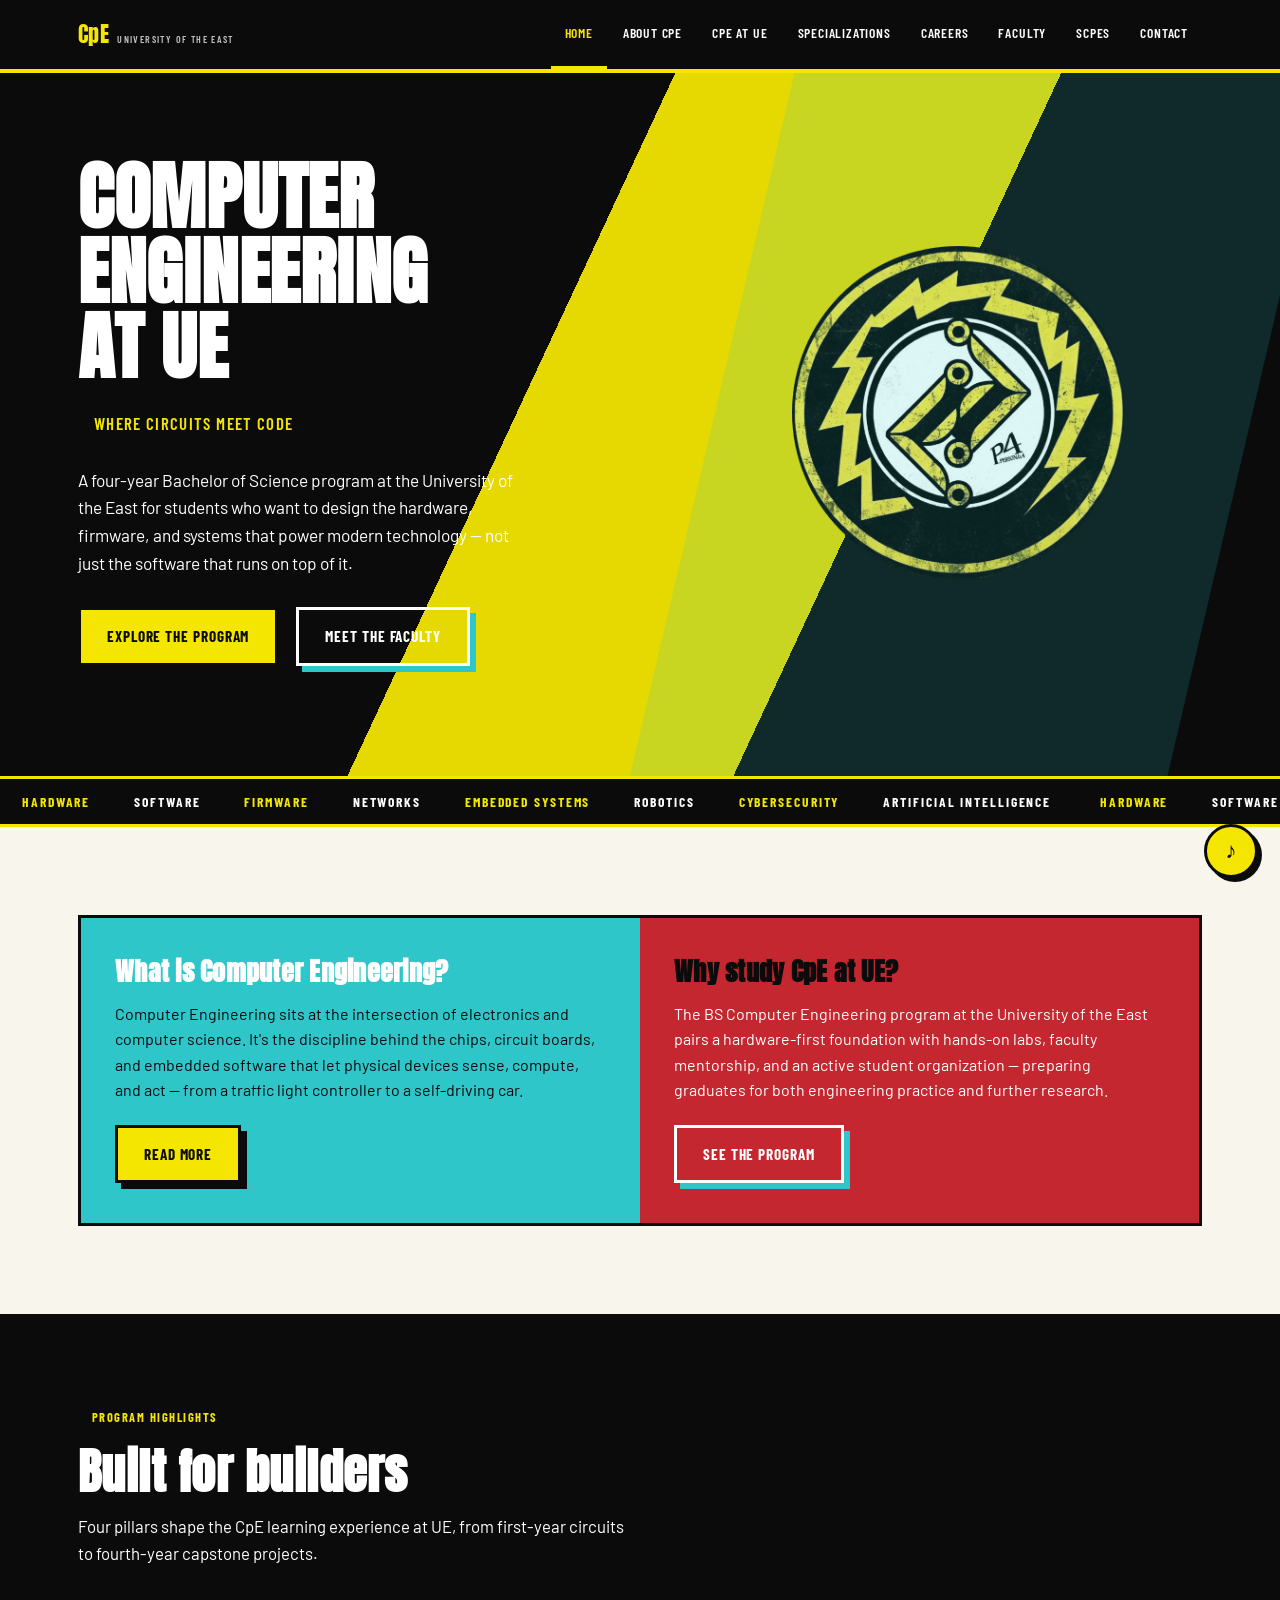
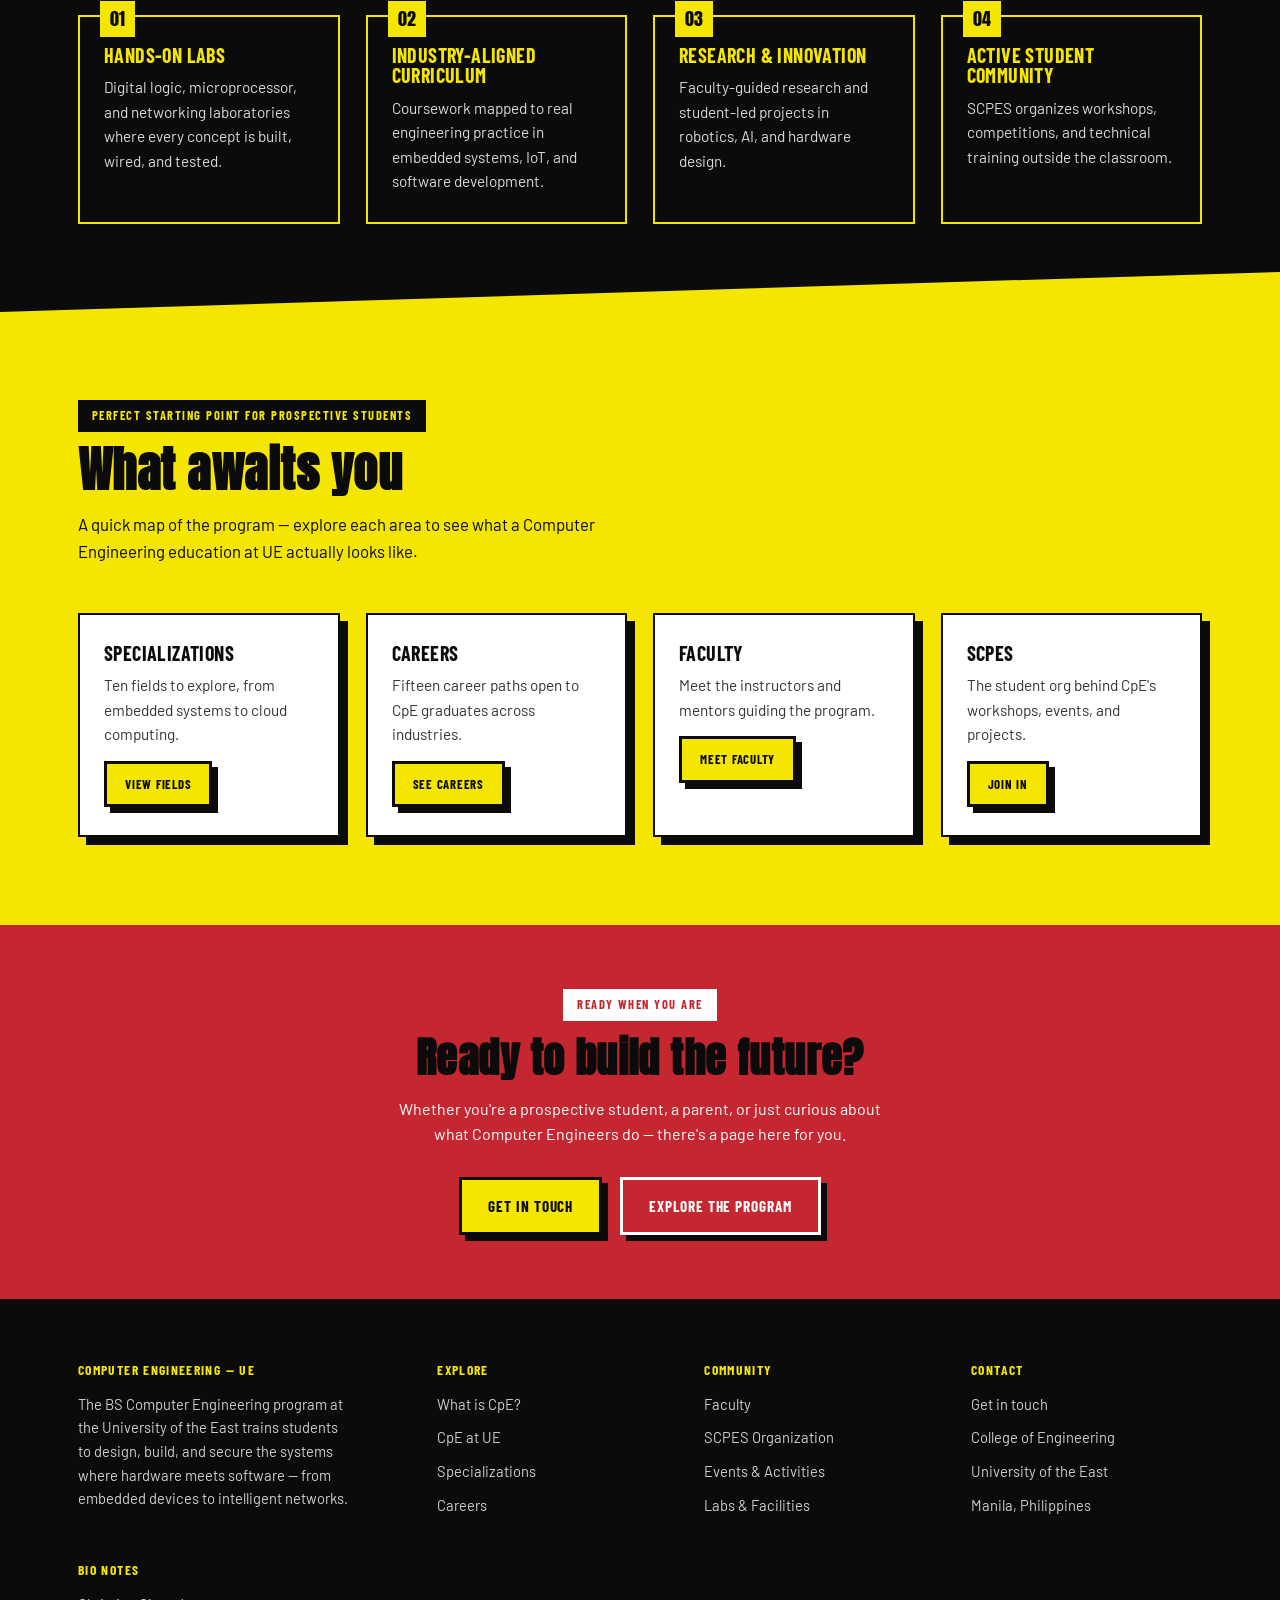
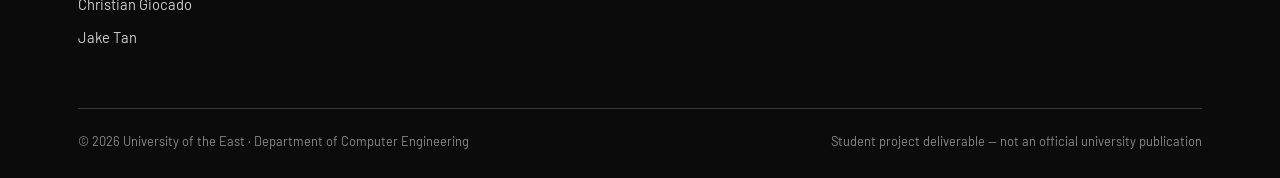
<file: index.html>
<!DOCTYPE html>
<html lang="en">
<head>
<meta charset="UTF-8">
<meta name="viewport" content="width=device-width, initial-scale=1.0">
<title>Home | UE Computer Engineering</title>
<meta name="description" content="BS Computer Engineering at the University of the East — where circuits meet code.">
<link rel="stylesheet" href="assets/css/style.css">

</head>
<body>
<header class="site-nav">
  <div class="wrap">
    <a href="index.html" class="brand">CpE<small>University&nbsp;of&nbsp;the&nbsp;East</small></a>
    <nav class="nav-links" aria-label="Primary">
      <a href="index.html" class="current">Home</a><a href="about-cpe.html">About CpE</a><a href="cpe-ue.html">CpE at UE</a><a href="specializations.html">Specializations</a><a href="careers.html">Careers</a><a href="faculty.html">Faculty</a><a href="scpes.html">SCPES</a><a href="contact.html">Contact</a>
    </nav>
  </div>
</header>

<section class="hero">
  <div class="wrap">
    <div class="hero-copy">
      <h1><span>COMPUTER</span><span>ENGINEERING</span><span>AT&nbsp;UE</span></h1>
      <span class="subline">Where circuits meet code</span>
      <p class="lede">A four-year Bachelor of Science program at the University of the East for
        students who want to design the hardware, firmware, and systems that power modern
        technology &mdash; not just the software that runs on top of it.</p>
      <div class="btn-row">
        <a class="btn" href="about-cpe.html">Explore the Program</a>
        <a class="btn btn-ghost" href="faculty.html">Meet the Faculty</a>
      </div>
    </div>
    <div class="circuit-panel" style="display:flex;align-items:center;justify-content:center;padding:36px;">
      <img src="assets/images/org-logo.png" alt="UE Computer Engineering Organization Logo" style="max-width:80%;max-height:80%;width:auto;height:auto;object-fit:contain;">
    </div>
  </div>
</section>

<div class="ticker" aria-hidden="true">
  <div class="ticker-track">
    <span class="hi">HARDWARE</span><span>SOFTWARE</span><span class="hi">FIRMWARE</span><span>NETWORKS</span><span class="hi">EMBEDDED SYSTEMS</span><span>ROBOTICS</span><span class="hi">CYBERSECURITY</span><span>ARTIFICIAL INTELLIGENCE</span>
    <span class="hi">HARDWARE</span><span>SOFTWARE</span><span class="hi">FIRMWARE</span><span>NETWORKS</span><span class="hi">EMBEDDED SYSTEMS</span><span>ROBOTICS</span><span class="hi">CYBERSECURITY</span><span>ARTIFICIAL INTELLIGENCE</span>
  </div>
</div>

<section class="section section-paper">
  <div class="wrap">
    <div class="panel-split">
      <div class="panel panel-teal">
        <h3 style="color:#fff;">What is Computer Engineering?</h3>
        <p>Computer Engineering sits at the intersection of electronics and computer
          science. It's the discipline behind the chips, circuit boards, and embedded
          software that let physical devices sense, compute, and act &mdash; from a
          traffic light controller to a self-driving car.</p>
        <div class="btn-row" style="margin-top:22px;">
          <a class="btn" href="about-cpe.html">Read more</a>
        </div>
      </div>
      <div class="panel panel-red">
        <h3 style="color:var(--ink);">Why study CpE at UE?</h3>
        <p>The BS Computer Engineering program at the University of the East pairs a
          hardware-first foundation with hands-on labs, faculty mentorship, and an
          active student organization &mdash; preparing graduates for both engineering
          practice and further research.</p>
        <div class="btn-row" style="margin-top:22px;">
          <a class="btn btn-ghost" href="cpe-ue.html">See the program</a>
        </div>
      </div>
    </div>
  </div>
</section>

<section class="section section-ink">
  <div class="wrap">
    <div class="section-head">
      <span class="tag">Program highlights</span>
      <h2>Built for builders</h2>
      <p>Four pillars shape the CpE learning experience at UE, from first-year circuits
        to fourth-year capstone projects.</p>
    </div>
    <div class="grid grid-4">
      <div class="card"><span class="num">01</span><h3>Hands-on labs</h3><p>Digital logic, microprocessor, and networking laboratories where every concept is built, wired, and tested.</p></div>
      <div class="card"><span class="num">02</span><h3>Industry-aligned curriculum</h3><p>Coursework mapped to real engineering practice in embedded systems, IoT, and software development.</p></div>
      <div class="card"><span class="num">03</span><h3>Research &amp; innovation</h3><p>Faculty-guided research and student-led projects in robotics, AI, and hardware design.</p></div>
      <div class="card"><span class="num">04</span><h3>Active student community</h3><p>SCPES organizes workshops, competitions, and technical training outside the classroom.</p></div>
    </div>
  </div>
</section>

<section class="section section-yellow slant-top">
  <div class="wrap">
    <div class="section-head">
      <span class="tag">Perfect starting point for prospective students</span>
      <h2>What awaits you</h2>
      <p>A quick map of the program &mdash; explore each area to see what a Computer
        Engineering education at UE actually looks like.</p>
    </div>
    <div class="grid grid-4">
      <div class="card-light card" style="background:#fff;color:var(--ink);border:2px solid var(--ink);box-shadow:8px 8px 0 var(--ink);">
        <h3 style="color:var(--ink);">Specializations</h3>
        <p style="color:#333;">Ten fields to explore, from embedded systems to cloud computing.</p>
        <p style="margin-top:14px;"><a class="btn" style="padding:10px 18px;font-size:.8rem;" href="specializations.html">View fields</a></p>
      </div>
      <div class="card-light card" style="background:#fff;color:var(--ink);border:2px solid var(--ink);box-shadow:8px 8px 0 var(--ink);">
        <h3 style="color:var(--ink);">Careers</h3>
        <p style="color:#333;">Fifteen career paths open to CpE graduates across industries.</p>
        <p style="margin-top:14px;"><a class="btn" style="padding:10px 18px;font-size:.8rem;" href="careers.html">See careers</a></p>
      </div>
      <div class="card-light card" style="background:#fff;color:var(--ink);border:2px solid var(--ink);box-shadow:8px 8px 0 var(--ink);">
        <h3 style="color:var(--ink);">Faculty</h3>
        <p style="color:#333;">Meet the instructors and mentors guiding the program.</p>
        <p style="margin-top:14px;"><a class="btn" style="padding:10px 18px;font-size:.8rem;" href="faculty.html">Meet faculty</a></p>
      </div>
      <div class="card-light card" style="background:#fff;color:var(--ink);border:2px solid var(--ink);box-shadow:8px 8px 0 var(--ink);">
        <h3 style="color:var(--ink);">SCPES</h3>
        <p style="color:#333;">The student org behind CpE's workshops, events, and projects.</p>
        <p style="margin-top:14px;"><a class="btn" style="padding:10px 18px;font-size:.8rem;" href="scpes.html">Join in</a></p>
      </div>
    </div>
  </div>
</section>

<section class="cta-band">
  <div class="wrap">
    <span class="tag" style="background:#fff;color:var(--red);">Ready when you are</span>
    <h2 style="color:var(--ink);margin-top:16px;">Ready to build the future?</h2>
    <p>Whether you're a prospective student, a parent, or just curious about what
      Computer Engineers do &mdash; there's a page here for you.</p>
    <div class="btn-row">
      <a class="btn" href="contact.html">Get in touch</a>
      <a class="btn btn-ghost" style="box-shadow:6px 6px 0 var(--ink);" href="cpe-ue.html">Explore the program</a>
    </div>
  </div>
</section>

<footer>
  <div class="wrap">
    <div class="footer-grid">
      <div>
        <h4>Computer Engineering &mdash; UE</h4>
        <p style="color:#CFCFCF;font-size:.92rem;max-width:34ch;">
          The BS Computer Engineering program at the University of the East trains
          students to design, build, and secure the systems where hardware meets
          software &mdash; from embedded devices to intelligent networks.
        </p>
      </div>
      <div>
        <h4>Explore</h4>
        <ul>
          <li><a href="about-cpe.html">What is CpE?</a></li>
          <li><a href="cpe-ue.html">CpE at UE</a></li>
          <li><a href="specializations.html">Specializations</a></li>
          <li><a href="careers.html">Careers</a></li>
        </ul>
      </div>
      <div>
        <h4>Community</h4>
        <ul>
          <li><a href="faculty.html">Faculty</a></li>
          <li><a href="scpes.html">SCPES Organization</a></li>
          <li><a href="scpes.html#events">Events &amp; Activities</a></li>
          <li><a href="cpe-ue.html#labs">Labs &amp; Facilities</a></li>
        </ul>
      </div>
      <div>
        <h4>Contact</h4>
        <ul>
          <li><a href="contact.html">Get in touch</a></li>
          <li>College of Engineering</li>
          <li>University of the East</li>
          <li>Manila, Philippines</li>
        </ul>
      </div>
      <div>
        <h4>Bio Notes</h4>
        <ul>
          <li><a href="bionote/index1.html">Christian Giocado</a></li>
          <li><a href="https://jtan1a.github.io/3106_2026_jtan/">Jake Tan</a></li>
        </ul>
      </div>
    </div>
    <div class="footer-bottom">
      <span>&copy; 2026 University of the East &middot; Department of Computer Engineering</span>
      <span>Student project deliverable &mdash; not an official university publication</span>
    </div>
  </div>
</footer>

<script src="assets/js/player.js" defer></script>
</body>
</html>
</file>
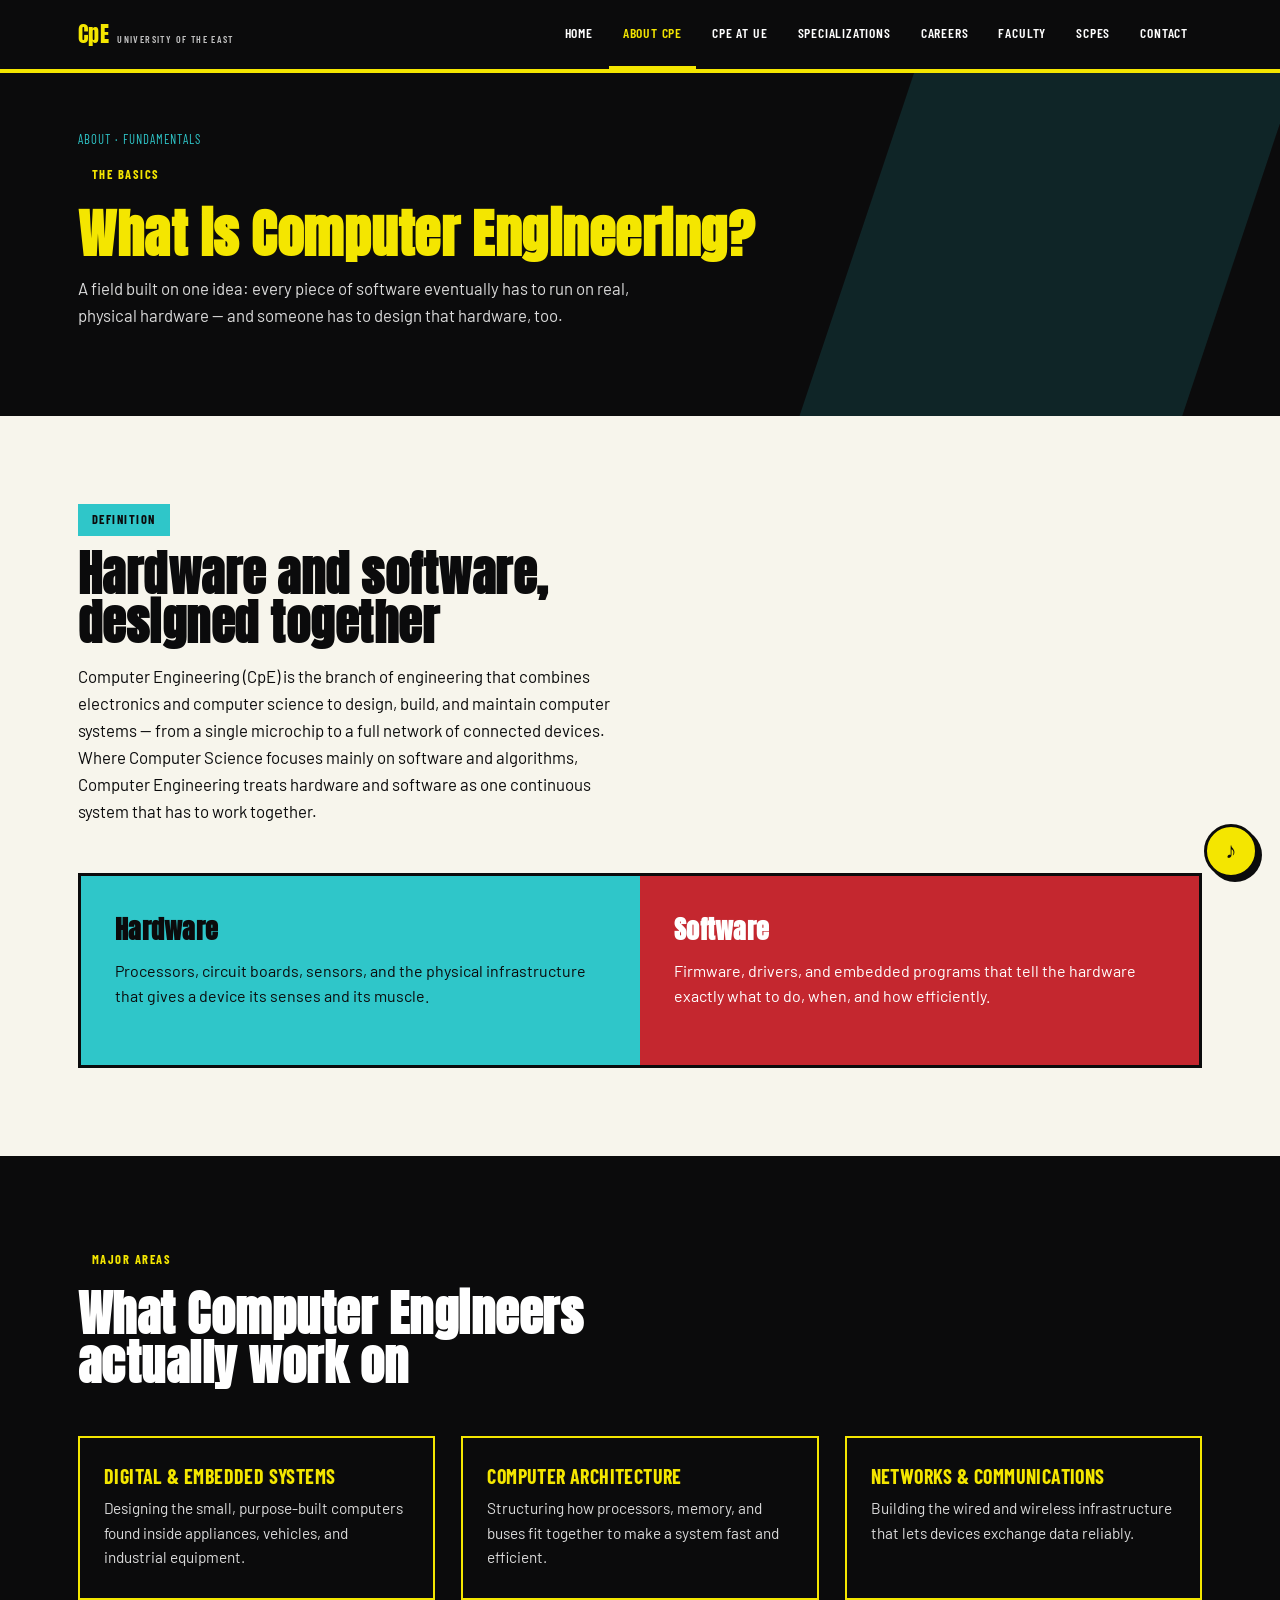
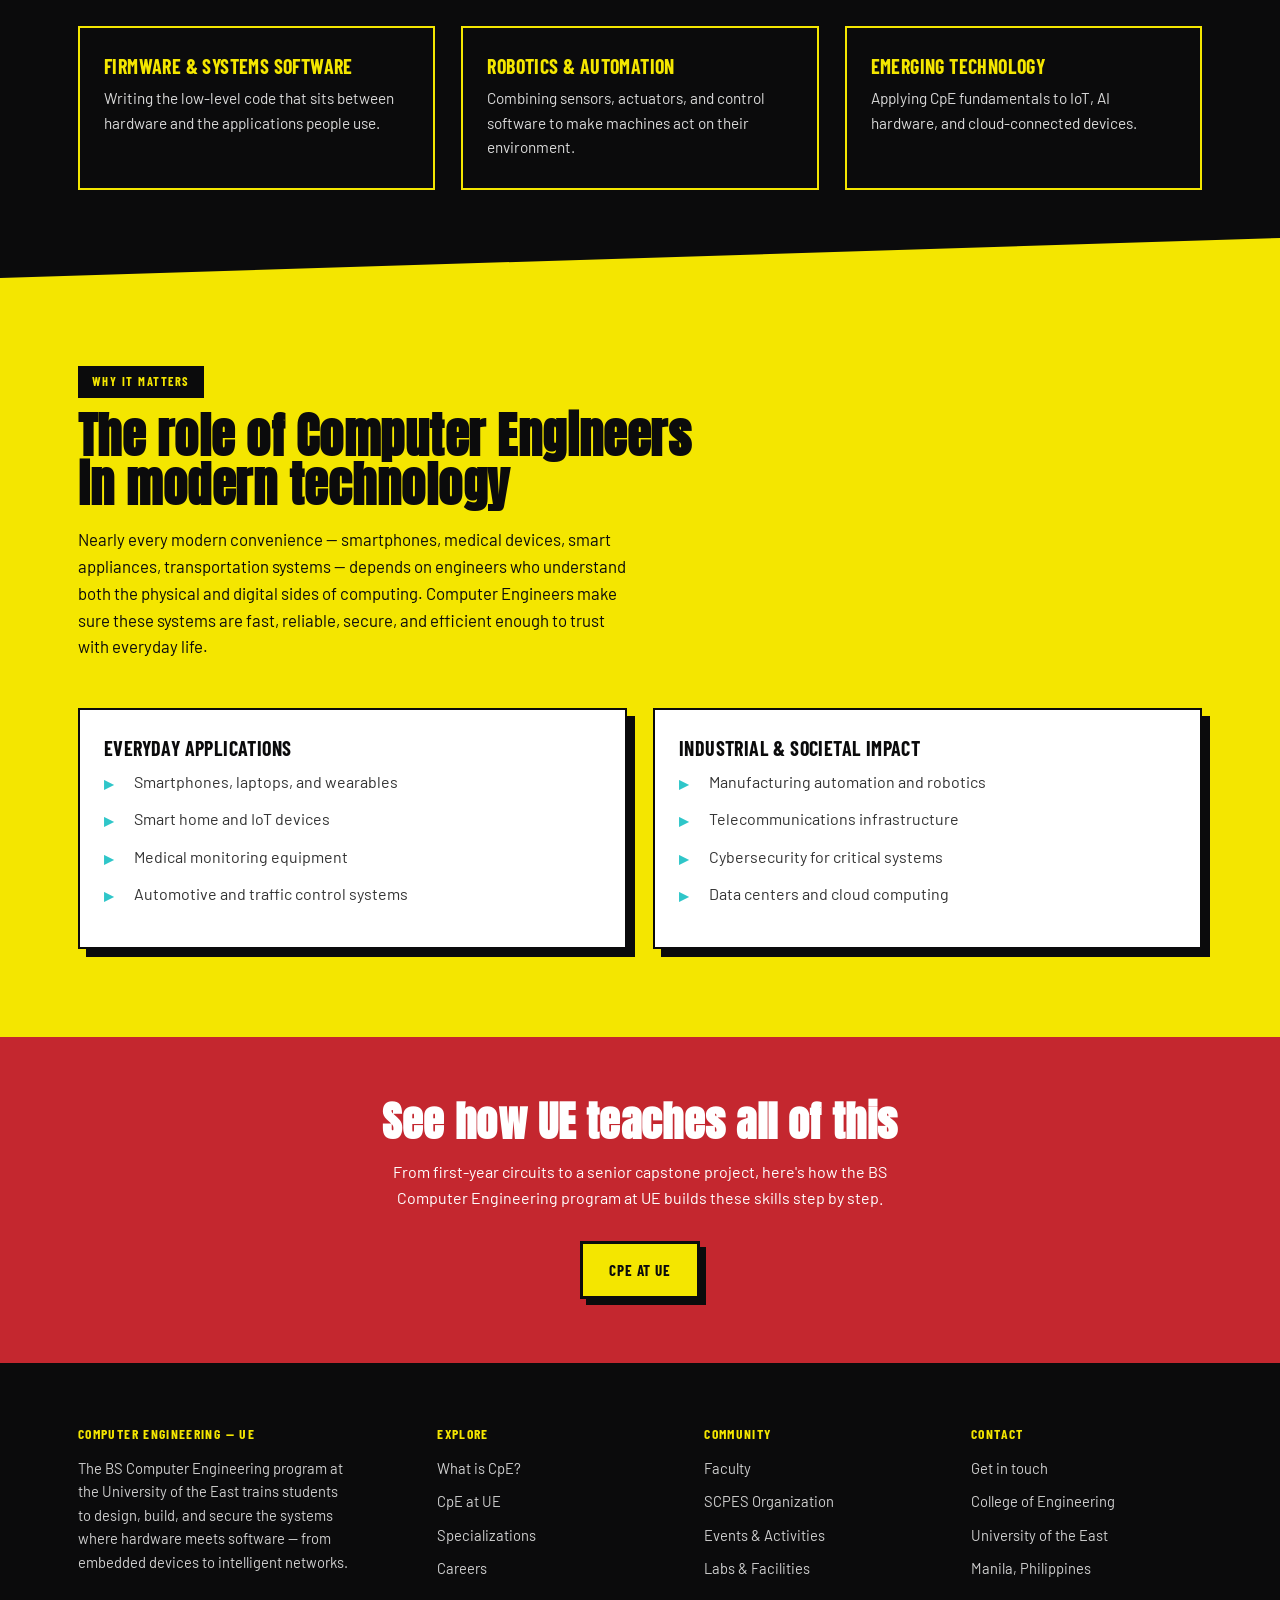
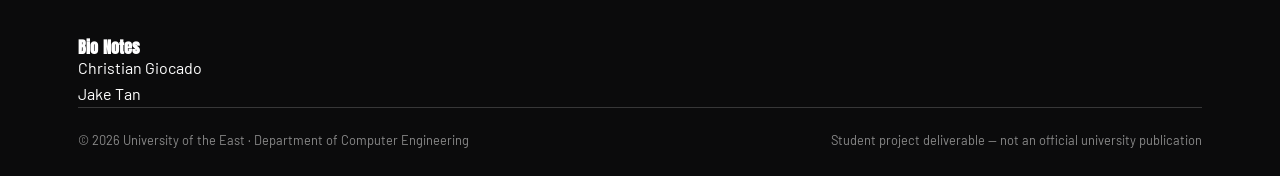
<file: about-cpe.html>
<!DOCTYPE html>
<html lang="en">
<head>
<meta charset="UTF-8">
<meta name="viewport" content="width=device-width, initial-scale=1.0">
<title>About Computer Engineering | UE Computer Engineering</title>
<meta name="description" content="A plain-language introduction to Computer Engineering: definition, major areas, and its role in modern technology.">
<link rel="stylesheet" href="assets/css/style.css">

</head>
<body>
<header class="site-nav">
  <div class="wrap">
    <a href="index.html" class="brand">CpE<small>University&nbsp;of&nbsp;the&nbsp;East</small></a>
    <nav class="nav-links" aria-label="Primary">
      <a href="index.html">Home</a><a href="about-cpe.html" class="current">About CpE</a><a href="cpe-ue.html">CpE at UE</a><a href="specializations.html">Specializations</a><a href="careers.html">Careers</a><a href="faculty.html">Faculty</a><a href="scpes.html">SCPES</a><a href="contact.html">Contact</a>
    </nav>
  </div>
</header>

<section class="page-header">
  <div class="wrap">
    <div class="crumb">About &middot; Fundamentals</div>
    <span class="tag">The basics</span>
    <h1>What is Computer Engineering?</h1>
    <p>A field built on one idea: every piece of software eventually has to run on
      real, physical hardware &mdash; and someone has to design that hardware, too.</p>
  </div>
</section>

<section class="section section-paper">
  <div class="wrap">
    <div class="section-head">
      <span class="tag tag-teal">Definition</span>
      <h2>Hardware and software, designed together</h2>
      <p>Computer Engineering (CpE) is the branch of engineering that combines
        electronics and computer science to design, build, and maintain computer
        systems &mdash; from a single microchip to a full network of connected
        devices. Where Computer Science focuses mainly on software and algorithms,
        Computer Engineering treats hardware and software as one continuous system
        that has to work together.</p>
    </div>
    <div class="panel-split">
      <div class="panel panel-teal">
        <h3>Hardware</h3>
        <p>Processors, circuit boards, sensors, and the physical infrastructure that
          gives a device its senses and its muscle.</p>
      </div>
      <div class="panel panel-red">
        <h3>Software</h3>
        <p>Firmware, drivers, and embedded programs that tell the hardware exactly
          what to do, when, and how efficiently.</p>
      </div>
    </div>
  </div>
</section>

<section class="section section-ink">
  <div class="wrap">
    <div class="section-head">
      <span class="tag">Major areas</span>
      <h2>What Computer Engineers actually work on</h2>
    </div>
    <div class="grid grid-3">
      <div class="card"><h3>Digital &amp; embedded systems</h3><p>Designing the small, purpose-built computers found inside appliances, vehicles, and industrial equipment.</p></div>
      <div class="card"><h3>Computer architecture</h3><p>Structuring how processors, memory, and buses fit together to make a system fast and efficient.</p></div>
      <div class="card"><h3>Networks &amp; communications</h3><p>Building the wired and wireless infrastructure that lets devices exchange data reliably.</p></div>
      <div class="card"><h3>Firmware &amp; systems software</h3><p>Writing the low-level code that sits between hardware and the applications people use.</p></div>
      <div class="card"><h3>Robotics &amp; automation</h3><p>Combining sensors, actuators, and control software to make machines act on their environment.</p></div>
      <div class="card"><h3>Emerging technology</h3><p>Applying CpE fundamentals to IoT, AI hardware, and cloud-connected devices.</p></div>
    </div>
  </div>
</section>

<section class="section section-yellow slant-top">
  <div class="wrap">
    <div class="section-head">
      <span class="tag">Why it matters</span>
      <h2>The role of Computer Engineers in modern technology</h2>
      <p>Nearly every modern convenience &mdash; smartphones, medical devices, smart
        appliances, transportation systems &mdash; depends on engineers who understand
        both the physical and digital sides of computing. Computer Engineers make sure
        these systems are fast, reliable, secure, and efficient enough to trust with
        everyday life.</p>
    </div>
    <div class="grid grid-2">
      <div class="card-light card" style="box-shadow:8px 8px 0 var(--ink);">
        <h3 style="color:var(--ink);">Everyday applications</h3>
        <ul class="check-list" style="color:#333;">
          <li>Smartphones, laptops, and wearables</li>
          <li>Smart home and IoT devices</li>
          <li>Medical monitoring equipment</li>
          <li>Automotive and traffic control systems</li>
        </ul>
      </div>
      <div class="card-light card" style="box-shadow:8px 8px 0 var(--ink);">
        <h3 style="color:var(--ink);">Industrial &amp; societal impact</h3>
        <ul class="check-list" style="color:#333;">
          <li>Manufacturing automation and robotics</li>
          <li>Telecommunications infrastructure</li>
          <li>Cybersecurity for critical systems</li>
          <li>Data centers and cloud computing</li>
        </ul>
      </div>
    </div>
  </div>
</section>

<section class="cta-band">
  <div class="wrap">
    <h2>See how UE teaches all of this</h2>
    <p>From first-year circuits to a senior capstone project, here's how the BS
      Computer Engineering program at UE builds these skills step by step.</p>
    <div class="btn-row"><a class="btn" href="cpe-ue.html">CpE at UE</a></div>
  </div>
</section>

<footer>
  <div class="wrap">
    <div class="footer-grid">
      <div>
        <h4>Computer Engineering &mdash; UE</h4>
        <p style="color:#CFCFCF;font-size:.92rem;max-width:34ch;">
          The BS Computer Engineering program at the University of the East trains
          students to design, build, and secure the systems where hardware meets
          software &mdash; from embedded devices to intelligent networks.
        </p>
      </div>
      <div>
        <h4>Explore</h4>
        <ul>
          <li><a href="about-cpe.html">What is CpE?</a></li>
          <li><a href="cpe-ue.html">CpE at UE</a></li>
          <li><a href="specializations.html">Specializations</a></li>
          <li><a href="careers.html">Careers</a></li>
        </ul>
      </div>
      <div>
        <h4>Community</h4>
        <ul>
          <li><a href="faculty.html">Faculty</a></li>
          <li><a href="scpes.html">SCPES Organization</a></li>
          <li><a href="scpes.html#events">Events &amp; Activities</a></li>
          <li><a href="cpe-ue.html#labs">Labs &amp; Facilities</a></li>
        </ul>
      </div>
      <div>
        <h4>Contact</h4>
        <ul>
          <li><a href="contact.html">Get in touch</a></li>
          <li>College of Engineering</li>
          <li>University of the East</li>
          <li>Manila, Philippines</li>
        </ul>
      </div>
    </div>
      <div>
        <h4>Bio Notes</h4>
        <ul>
          <li><a href="bionote/index1.html">Christian Giocado</a></li>
          <li><a href="https://jtan1a.github.io/3106_2026_jtan/">Jake Tan</a></li>
        </ul>
      </div>
    <div class="footer-bottom">
      <span>&copy; 2026 University of the East &middot; Department of Computer Engineering</span>
      <span>Student project deliverable &mdash; not an official university publication</span>
    </div>
  </div>
</footer>

<script src="assets/js/player.js" defer></script>
</body>
</html>
</file>
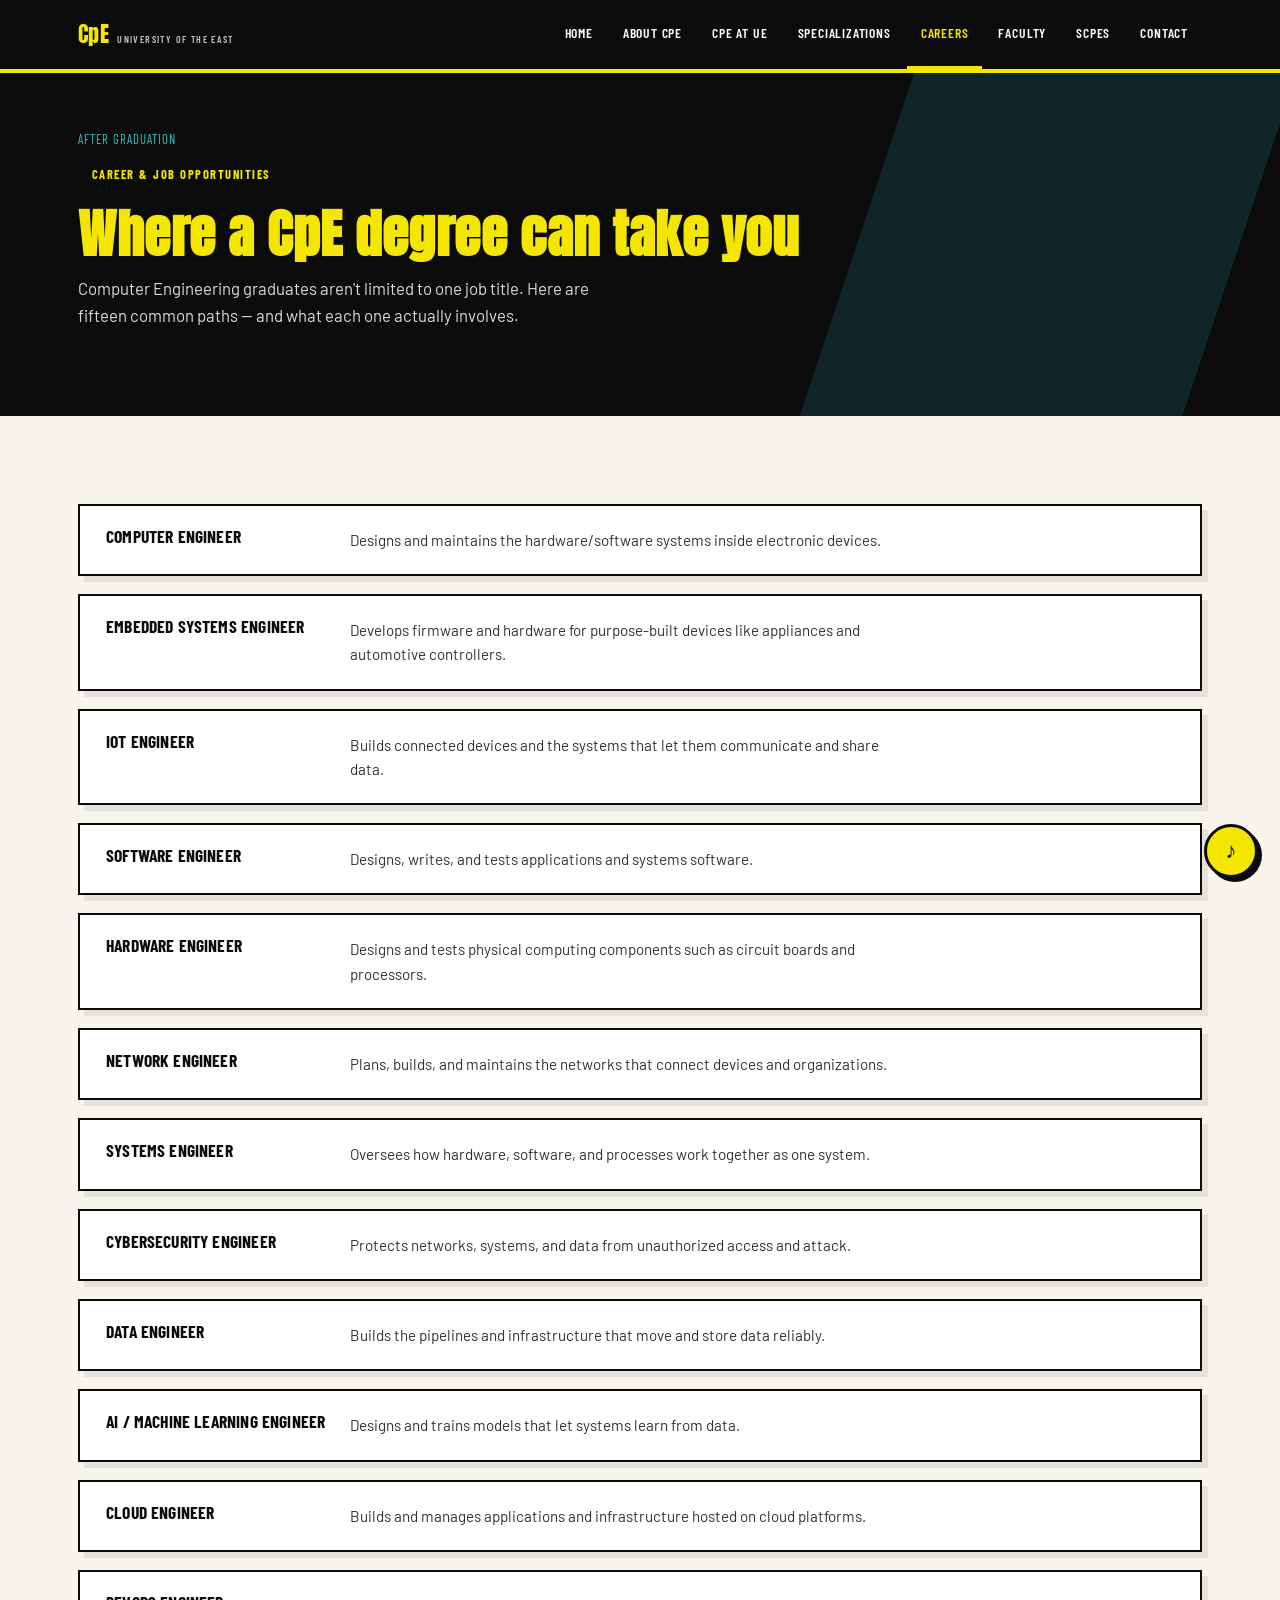
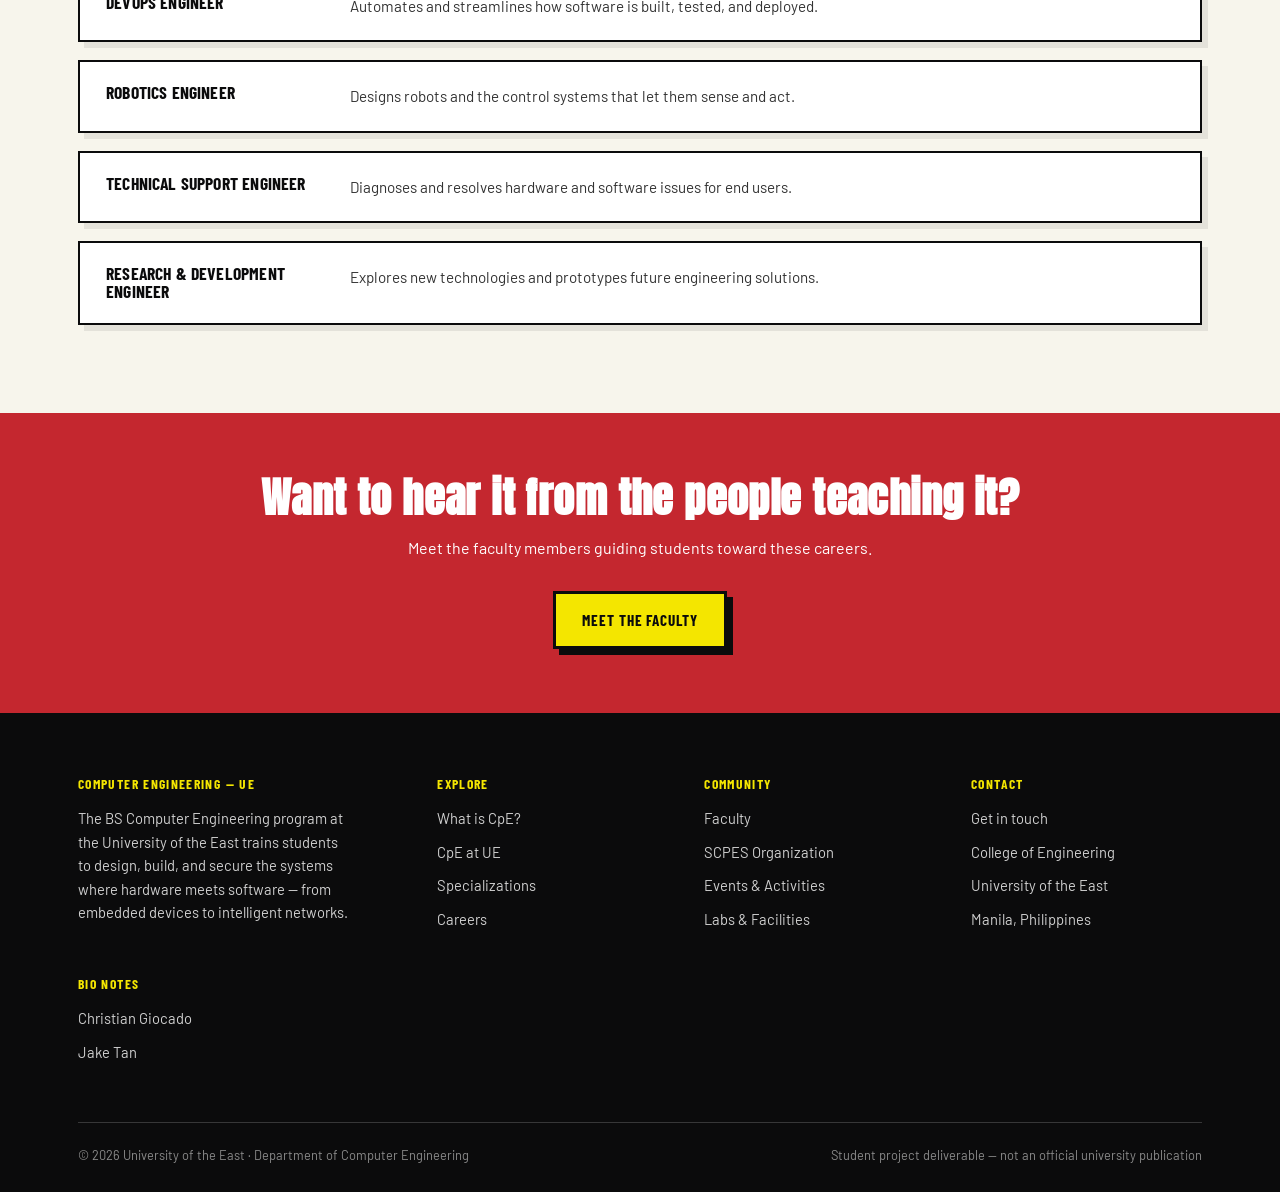
<file: careers.html>
<!DOCTYPE html>
<html lang="en">
<head>
<meta charset="UTF-8">
<meta name="viewport" content="width=device-width, initial-scale=1.0">
<title>Careers | UE Computer Engineering</title>
<meta name="description" content="Fifteen career paths open to Computer Engineering graduates, with a short description of each role.">
<link rel="stylesheet" href="assets/css/style.css">

</head>
<body>
<header class="site-nav">
  <div class="wrap">
    <a href="index.html" class="brand">CpE<small>University&nbsp;of&nbsp;the&nbsp;East</small></a>
    <nav class="nav-links" aria-label="Primary">
      <a href="index.html">Home</a><a href="about-cpe.html">About CpE</a><a href="cpe-ue.html">CpE at UE</a><a href="specializations.html">Specializations</a><a href="careers.html" class="current">Careers</a><a href="faculty.html">Faculty</a><a href="scpes.html">SCPES</a><a href="contact.html">Contact</a>
    </nav>
  </div>
</header>

<section class="page-header">
  <div class="wrap">
    <div class="crumb">After graduation</div>
    <span class="tag">Career &amp; job opportunities</span>
    <h1>Where a CpE degree can take you</h1>
    <p>Computer Engineering graduates aren't limited to one job title. Here are
      fifteen common paths &mdash; and what each one actually involves.</p>
  </div>
</section>

<section class="section section-paper">
  <div class="wrap">
    <div class="role-list">
      <div class="role"><h3>Computer Engineer</h3><p>Designs and maintains the hardware/software systems inside electronic devices.</p></div>
<div class="role"><h3>Embedded Systems Engineer</h3><p>Develops firmware and hardware for purpose-built devices like appliances and automotive controllers.</p></div>
<div class="role"><h3>IoT Engineer</h3><p>Builds connected devices and the systems that let them communicate and share data.</p></div>
<div class="role"><h3>Software Engineer</h3><p>Designs, writes, and tests applications and systems software.</p></div>
<div class="role"><h3>Hardware Engineer</h3><p>Designs and tests physical computing components such as circuit boards and processors.</p></div>
<div class="role"><h3>Network Engineer</h3><p>Plans, builds, and maintains the networks that connect devices and organizations.</p></div>
<div class="role"><h3>Systems Engineer</h3><p>Oversees how hardware, software, and processes work together as one system.</p></div>
<div class="role"><h3>Cybersecurity Engineer</h3><p>Protects networks, systems, and data from unauthorized access and attack.</p></div>
<div class="role"><h3>Data Engineer</h3><p>Builds the pipelines and infrastructure that move and store data reliably.</p></div>
<div class="role"><h3>AI / Machine Learning Engineer</h3><p>Designs and trains models that let systems learn from data.</p></div>
<div class="role"><h3>Cloud Engineer</h3><p>Builds and manages applications and infrastructure hosted on cloud platforms.</p></div>
<div class="role"><h3>DevOps Engineer</h3><p>Automates and streamlines how software is built, tested, and deployed.</p></div>
<div class="role"><h3>Robotics Engineer</h3><p>Designs robots and the control systems that let them sense and act.</p></div>
<div class="role"><h3>Technical Support Engineer</h3><p>Diagnoses and resolves hardware and software issues for end users.</p></div>
<div class="role"><h3>Research &amp; Development Engineer</h3><p>Explores new technologies and prototypes future engineering solutions.</p></div>
    </div>
  </div>
</section>

<section class="cta-band">
  <div class="wrap">
    <h2>Want to hear it from the people teaching it?</h2>
    <p>Meet the faculty members guiding students toward these careers.</p>
    <div class="btn-row"><a class="btn" href="faculty.html">Meet the faculty</a></div>
  </div>
</section>

<footer>
  <div class="wrap">
    <div class="footer-grid">
      <div>
        <h4>Computer Engineering &mdash; UE</h4>
        <p style="color:#CFCFCF;font-size:.92rem;max-width:34ch;">
          The BS Computer Engineering program at the University of the East trains
          students to design, build, and secure the systems where hardware meets
          software &mdash; from embedded devices to intelligent networks.
        </p>
      </div>
      <div>
        <h4>Explore</h4>
        <ul>
          <li><a href="about-cpe.html">What is CpE?</a></li>
          <li><a href="cpe-ue.html">CpE at UE</a></li>
          <li><a href="specializations.html">Specializations</a></li>
          <li><a href="careers.html">Careers</a></li>
        </ul>
      </div>
      <div>
        <h4>Community</h4>
        <ul>
          <li><a href="faculty.html">Faculty</a></li>
          <li><a href="scpes.html">SCPES Organization</a></li>
          <li><a href="scpes.html#events">Events &amp; Activities</a></li>
          <li><a href="cpe-ue.html#labs">Labs &amp; Facilities</a></li>
        </ul>
      </div>
      <div>
        <h4>Contact</h4>
        <ul>
          <li><a href="contact.html">Get in touch</a></li>
          <li>College of Engineering</li>
          <li>University of the East</li>
          <li>Manila, Philippines</li>
        </ul>
      </div>
      <div>
        <h4>Bio Notes</h4>
        <ul>
          <li><a href="bionote/index1.html">Christian Giocado</a></li>
          <li><a href="https://jtan1a.github.io/3106_2026_jtan/">Jake Tan</a></li>
        </ul>
      </div>
    </div>
    <div class="footer-bottom">
      <span>&copy; 2026 University of the East &middot; Department of Computer Engineering</span>
      <span>Student project deliverable &mdash; not an official university publication</span>
    </div>
  </div>
</footer>

<script src="assets/js/player.js" defer></script>
</body>
</html>
</file>
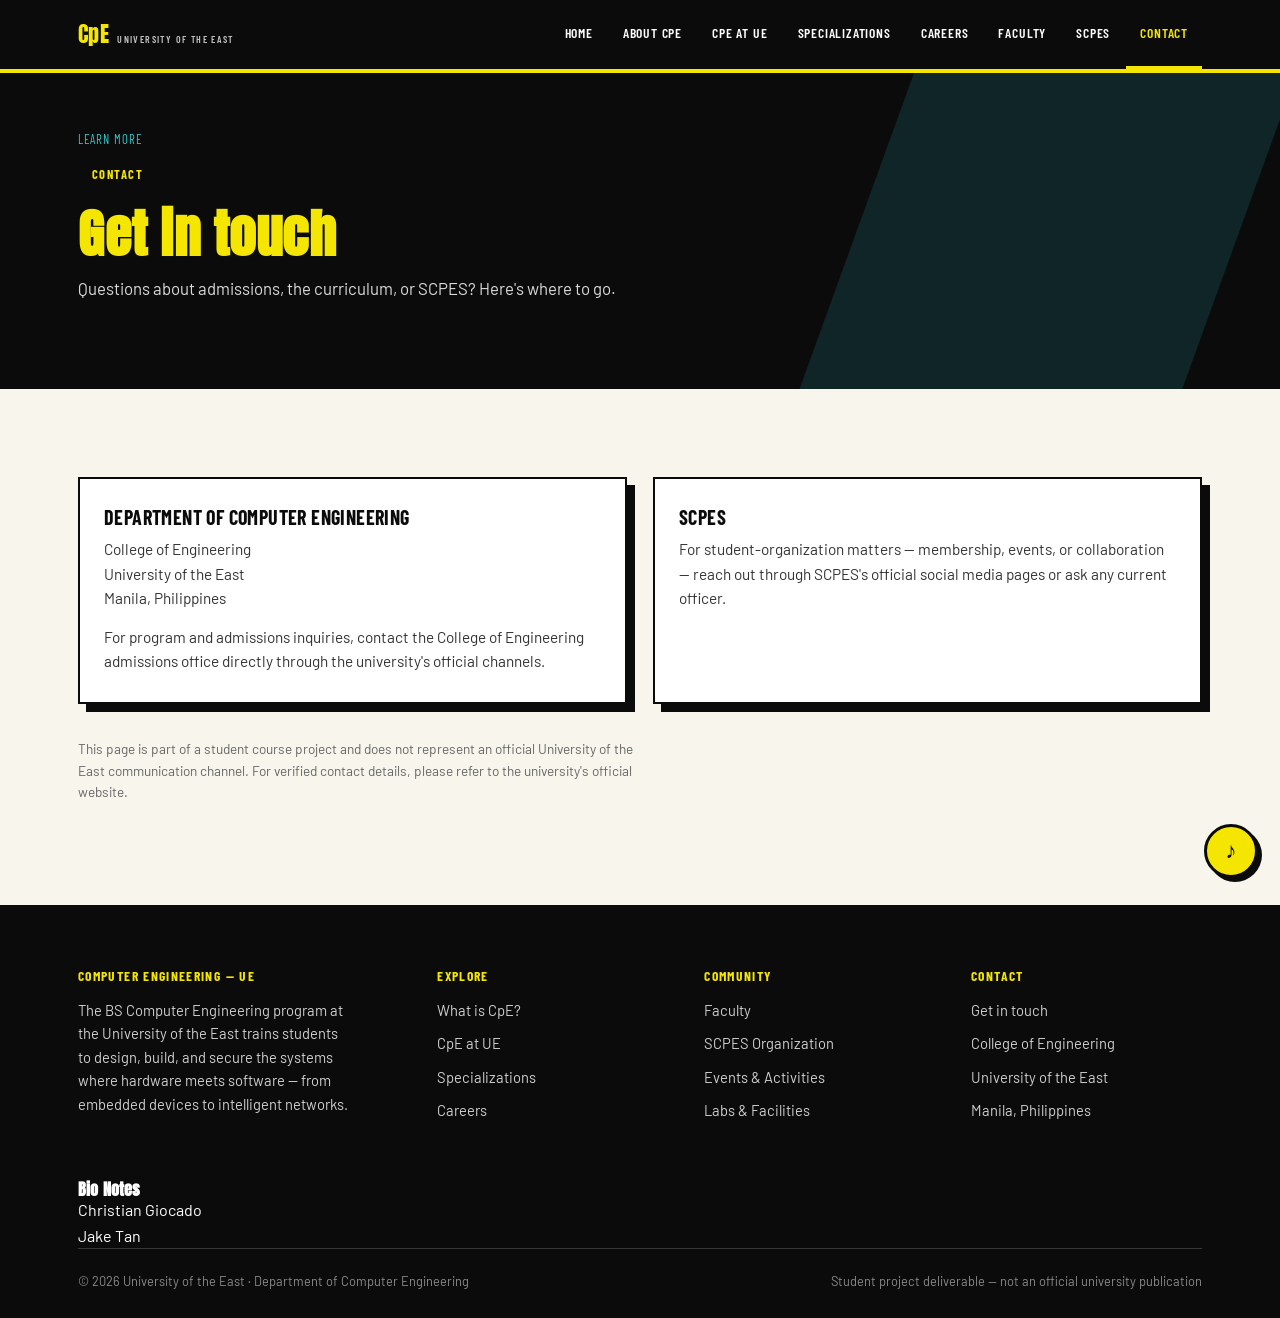
<file: contact.html>
<!DOCTYPE html>
<html lang="en">
<head>
<meta charset="UTF-8">
<meta name="viewport" content="width=device-width, initial-scale=1.0">
<title>Contact | UE Computer Engineering</title>
<meta name="description" content="How to get in touch about the UE Computer Engineering program and SCPES.">
<link rel="stylesheet" href="assets/css/style.css">

</head>
<body>
<header class="site-nav">
  <div class="wrap">
    <a href="index.html" class="brand">CpE<small>University&nbsp;of&nbsp;the&nbsp;East</small></a>
    <nav class="nav-links" aria-label="Primary">
      <a href="index.html">Home</a><a href="about-cpe.html">About CpE</a><a href="cpe-ue.html">CpE at UE</a><a href="specializations.html">Specializations</a><a href="careers.html">Careers</a><a href="faculty.html">Faculty</a><a href="scpes.html">SCPES</a><a href="contact.html" class="current">Contact</a>
    </nav>
  </div>
</header>

<section class="page-header">
  <div class="wrap">
    <div class="crumb">Learn more</div>
    <span class="tag">Contact</span>
    <h1>Get in touch</h1>
    <p>Questions about admissions, the curriculum, or SCPES? Here's where to go.</p>
  </div>
</section>

<section class="section section-paper">
  <div class="wrap">
    <div class="grid grid-2">
      <div class="card-light card" style="box-shadow:8px 8px 0 var(--ink);">
        <h3 style="color:var(--ink);">Department of Computer Engineering</h3>
        <p style="color:#333;">College of Engineering<br>University of the East<br>Manila, Philippines</p>
        <p style="color:#333;margin-top:14px;">For program and admissions inquiries, contact the College of Engineering
          admissions office directly through the university's official channels.</p>
      </div>
      <div class="card-light card" style="box-shadow:8px 8px 0 var(--ink);">
        <h3 style="color:var(--ink);">SCPES</h3>
        <p style="color:#333;">For student-organization matters &mdash; membership, events, or
          collaboration &mdash; reach out through SCPES's official social media pages
          or ask any current officer.</p>
      </div>
    </div>
    <p style="margin-top:34px;font-size:.85rem;color:#666;max-width:70ch;">
      This page is part of a student course project and does not represent an
      official University of the East communication channel. For verified contact
      details, please refer to the university's official website.
    </p>
  </div>
</section>

<footer>
  <div class="wrap">
    <div class="footer-grid">
      <div>
        <h4>Computer Engineering &mdash; UE</h4>
        <p style="color:#CFCFCF;font-size:.92rem;max-width:34ch;">
          The BS Computer Engineering program at the University of the East trains
          students to design, build, and secure the systems where hardware meets
          software &mdash; from embedded devices to intelligent networks.
        </p>
      </div>
      <div>
        <h4>Explore</h4>
        <ul>
          <li><a href="about-cpe.html">What is CpE?</a></li>
          <li><a href="cpe-ue.html">CpE at UE</a></li>
          <li><a href="specializations.html">Specializations</a></li>
          <li><a href="careers.html">Careers</a></li>
        </ul>
      </div>
      <div>
        <h4>Community</h4>
        <ul>
          <li><a href="faculty.html">Faculty</a></li>
          <li><a href="scpes.html">SCPES Organization</a></li>
          <li><a href="scpes.html#events">Events &amp; Activities</a></li>
          <li><a href="cpe-ue.html#labs">Labs &amp; Facilities</a></li>
        </ul>
      </div>
      <div>
        <h4>Contact</h4>
        <ul>
          <li><a href="contact.html">Get in touch</a></li>
          <li>College of Engineering</li>
          <li>University of the East</li>
          <li>Manila, Philippines</li>
        </ul>
      </div>
    </div>
      <div>
        <h4>Bio Notes</h4>
        <ul>
          <li><a href="bionote/index1.html">Christian Giocado</a></li>
          <li><a href="https://jtan1a.github.io/3106_2026_jtan/">Jake Tan</a></li>
        </ul>
      </div>
    <div class="footer-bottom">
      <span>&copy; 2026 University of the East &middot; Department of Computer Engineering</span>
      <span>Student project deliverable &mdash; not an official university publication</span>
    </div>
  </div>
</footer>

<script src="assets/js/player.js" defer></script>
</body>
</html>
</file>
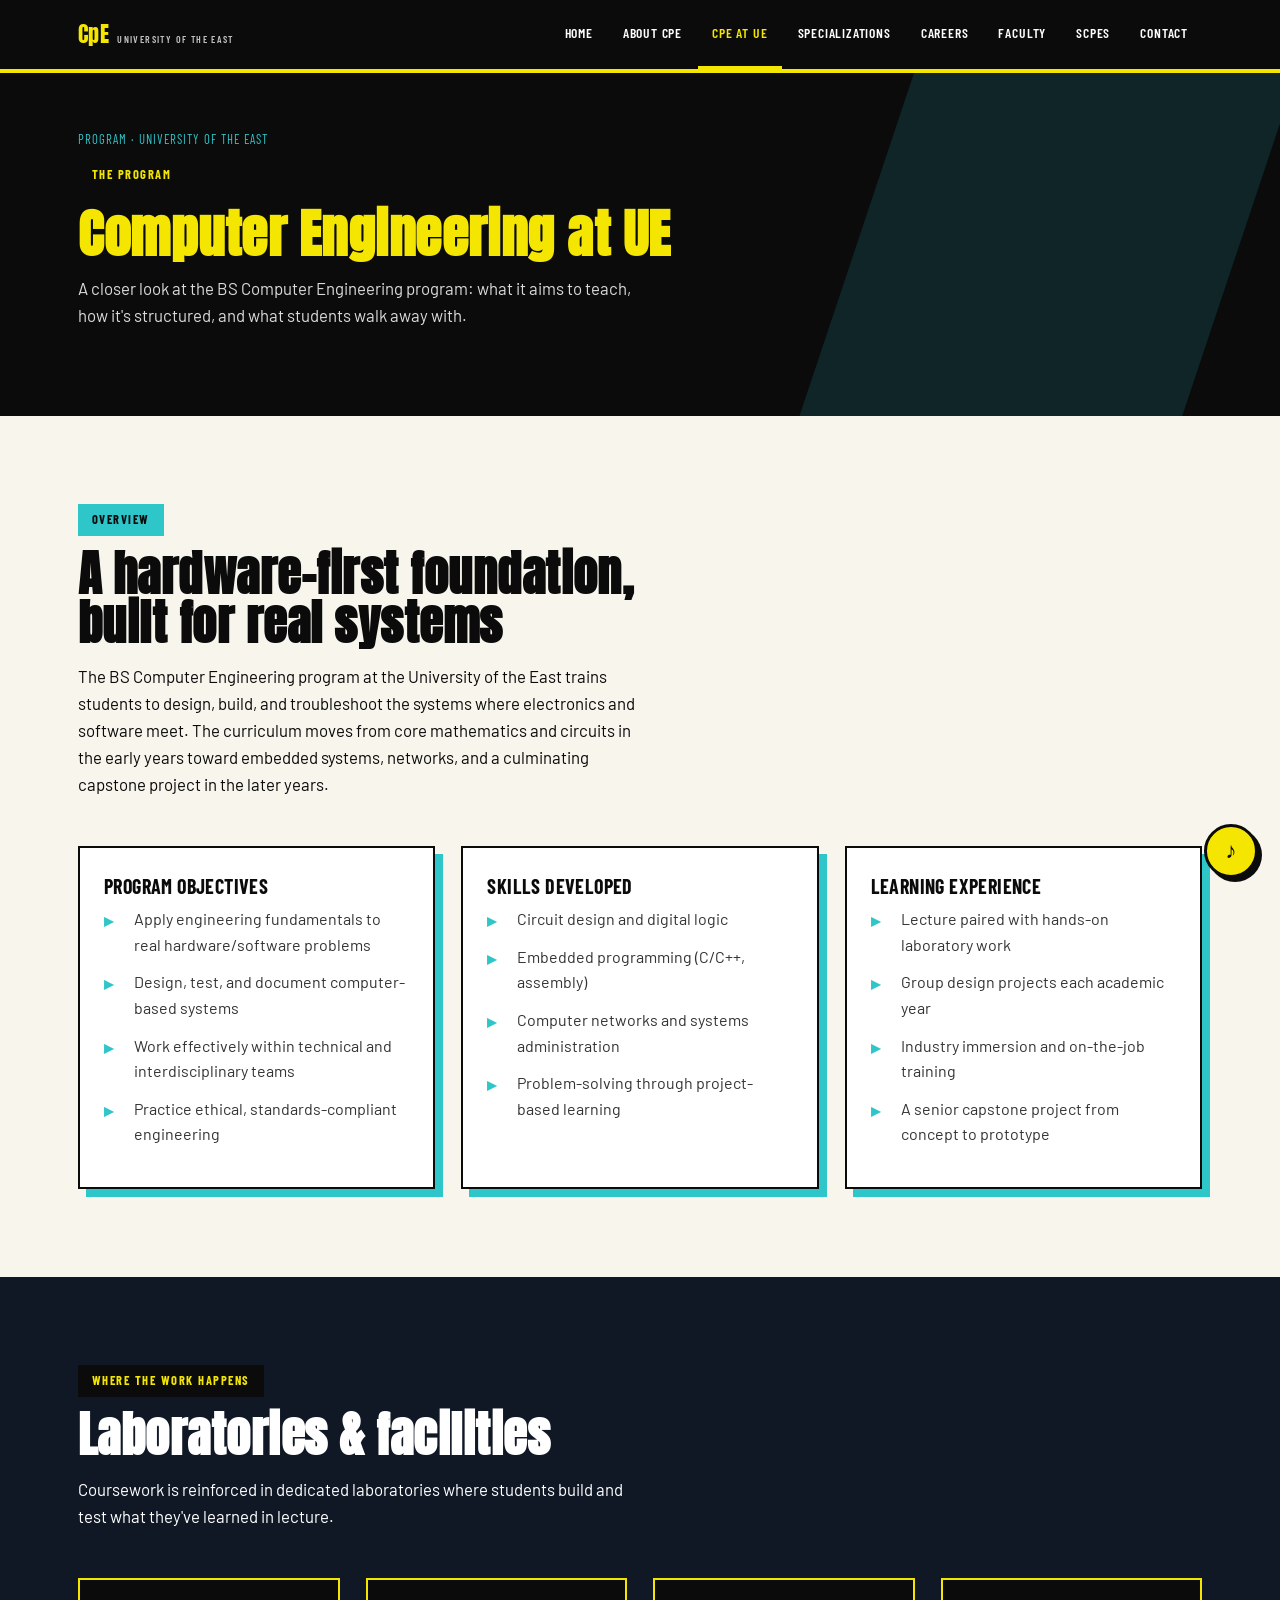
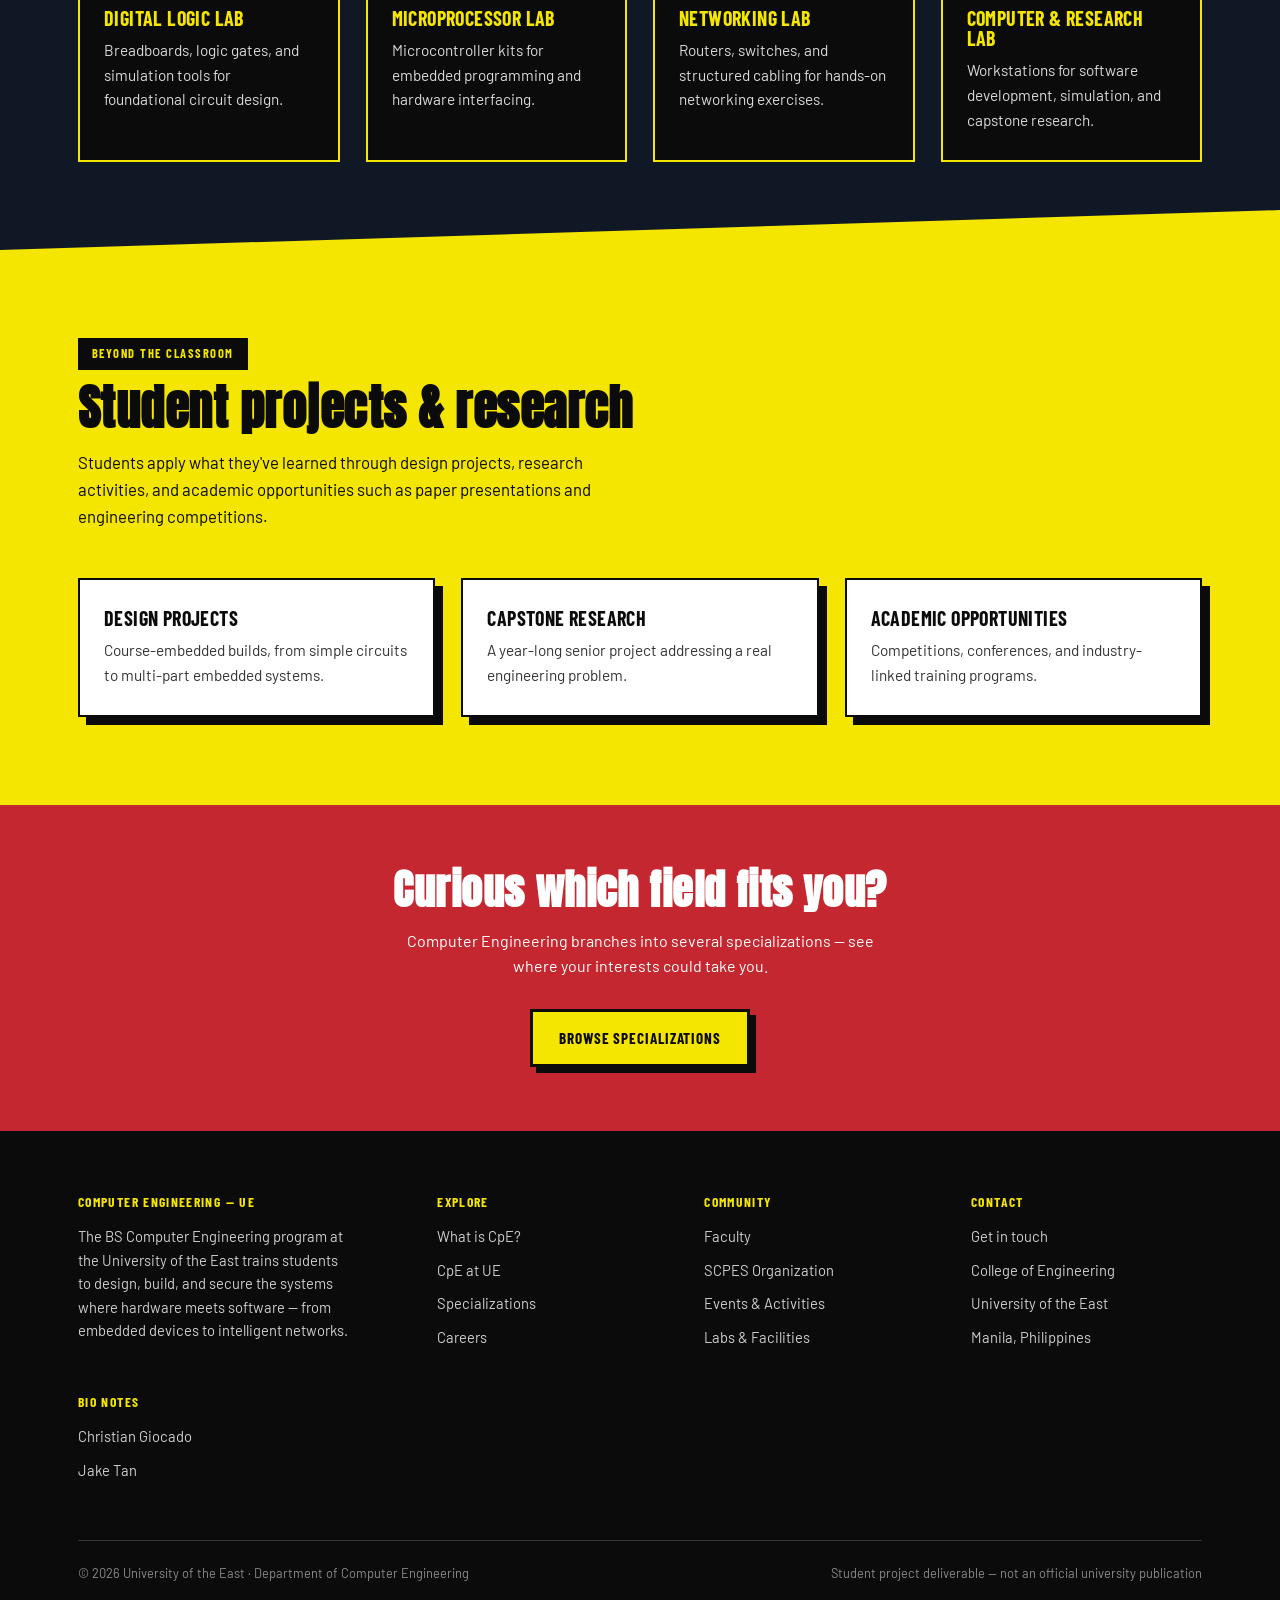
<file: cpe-ue.html>
<!DOCTYPE html>
<html lang="en">
<head>
<meta charset="UTF-8">
<meta name="viewport" content="width=device-width, initial-scale=1.0">
<title>Computer Engineering at UE | UE Computer Engineering</title>
<meta name="description" content="An overview of the BS Computer Engineering program at the University of the East: objectives, skills, labs, and student projects.">
<link rel="stylesheet" href="assets/css/style.css">

</head>
<body>
<header class="site-nav">
  <div class="wrap">
    <a href="index.html" class="brand">CpE<small>University&nbsp;of&nbsp;the&nbsp;East</small></a>
    <nav class="nav-links" aria-label="Primary">
      <a href="index.html">Home</a><a href="about-cpe.html">About CpE</a><a href="cpe-ue.html" class="current">CpE at UE</a><a href="specializations.html">Specializations</a><a href="careers.html">Careers</a><a href="faculty.html">Faculty</a><a href="scpes.html">SCPES</a><a href="contact.html">Contact</a>
    </nav>
  </div>
</header>

<section class="page-header">
  <div class="wrap">
    <div class="crumb">Program &middot; University of the East</div>
    <span class="tag">The program</span>
    <h1>Computer Engineering at UE</h1>
    <p>A closer look at the BS Computer Engineering program: what it aims to teach,
      how it's structured, and what students walk away with.</p>
  </div>
</section>

<section class="section section-paper">
  <div class="wrap">
    <div class="section-head">
      <span class="tag tag-teal">Overview</span>
      <h2>A hardware-first foundation, built for real systems</h2>
      <p>The BS Computer Engineering program at the University of the East trains
        students to design, build, and troubleshoot the systems where electronics
        and software meet. The curriculum moves from core mathematics and circuits
        in the early years toward embedded systems, networks, and a culminating
        capstone project in the later years.</p>
    </div>
    <div class="grid grid-3">
      <div class="card-light card" style="box-shadow:8px 8px 0 var(--teal);">
        <h3 style="color:var(--ink);">Program objectives</h3>
        <ul class="check-list" style="color:#333;">
          <li>Apply engineering fundamentals to real hardware/software problems</li>
          <li>Design, test, and document computer-based systems</li>
          <li>Work effectively within technical and interdisciplinary teams</li>
          <li>Practice ethical, standards-compliant engineering</li>
        </ul>
      </div>
      <div class="card-light card" style="box-shadow:8px 8px 0 var(--teal);">
        <h3 style="color:var(--ink);">Skills developed</h3>
        <ul class="check-list" style="color:#333;">
          <li>Circuit design and digital logic</li>
          <li>Embedded programming (C/C++, assembly)</li>
          <li>Computer networks and systems administration</li>
          <li>Problem-solving through project-based learning</li>
        </ul>
      </div>
      <div class="card-light card" style="box-shadow:8px 8px 0 var(--teal);">
        <h3 style="color:var(--ink);">Learning experience</h3>
        <ul class="check-list" style="color:#333;">
          <li>Lecture paired with hands-on laboratory work</li>
          <li>Group design projects each academic year</li>
          <li>Industry immersion and on-the-job training</li>
          <li>A senior capstone project from concept to prototype</li>
        </ul>
      </div>
    </div>
  </div>
</section>

<section id="labs" class="section section-navy">
  <div class="wrap">
    <div class="section-head">
      <span class="tag">Where the work happens</span>
      <h2>Laboratories &amp; facilities</h2>
      <p>Coursework is reinforced in dedicated laboratories where students build
        and test what they've learned in lecture.</p>
    </div>
    <div class="grid grid-4">
      <div class="card"><h3>Digital logic lab</h3><p>Breadboards, logic gates, and simulation tools for foundational circuit design.</p></div>
      <div class="card"><h3>Microprocessor lab</h3><p>Microcontroller kits for embedded programming and hardware interfacing.</p></div>
      <div class="card"><h3>Networking lab</h3><p>Routers, switches, and structured cabling for hands-on networking exercises.</p></div>
      <div class="card"><h3>Computer &amp; research lab</h3><p>Workstations for software development, simulation, and capstone research.</p></div>
    </div>
  </div>
</section>

<section class="section section-yellow slant-top">
  <div class="wrap">
    <div class="section-head">
      <span class="tag">Beyond the classroom</span>
      <h2>Student projects &amp; research</h2>
      <p>Students apply what they've learned through design projects, research
        activities, and academic opportunities such as paper presentations and
        engineering competitions.</p>
    </div>
    <div class="grid grid-3">
      <div class="card-light card" style="box-shadow:8px 8px 0 var(--ink);"><h3 style="color:var(--ink);">Design projects</h3><p style="color:#333;">Course-embedded builds, from simple circuits to multi-part embedded systems.</p></div>
      <div class="card-light card" style="box-shadow:8px 8px 0 var(--ink);"><h3 style="color:var(--ink);">Capstone research</h3><p style="color:#333;">A year-long senior project addressing a real engineering problem.</p></div>
      <div class="card-light card" style="box-shadow:8px 8px 0 var(--ink);"><h3 style="color:var(--ink);">Academic opportunities</h3><p style="color:#333;">Competitions, conferences, and industry-linked training programs.</p></div>
    </div>
  </div>
</section>

<section class="cta-band">
  <div class="wrap">
    <h2>Curious which field fits you?</h2>
    <p>Computer Engineering branches into several specializations &mdash; see where
      your interests could take you.</p>
    <div class="btn-row"><a class="btn" href="specializations.html">Browse specializations</a></div>
  </div>
</section>

<footer>
  <div class="wrap">
    <div class="footer-grid">
      <div>
        <h4>Computer Engineering &mdash; UE</h4>
        <p style="color:#CFCFCF;font-size:.92rem;max-width:34ch;">
          The BS Computer Engineering program at the University of the East trains
          students to design, build, and secure the systems where hardware meets
          software &mdash; from embedded devices to intelligent networks.
        </p>
      </div>
      <div>
        <h4>Explore</h4>
        <ul>
          <li><a href="about-cpe.html">What is CpE?</a></li>
          <li><a href="cpe-ue.html">CpE at UE</a></li>
          <li><a href="specializations.html">Specializations</a></li>
          <li><a href="careers.html">Careers</a></li>
        </ul>
      </div>
      <div>
        <h4>Community</h4>
        <ul>
          <li><a href="faculty.html">Faculty</a></li>
          <li><a href="scpes.html">SCPES Organization</a></li>
          <li><a href="scpes.html#events">Events &amp; Activities</a></li>
          <li><a href="cpe-ue.html#labs">Labs &amp; Facilities</a></li>
        </ul>
      </div>
      <div>
        <h4>Contact</h4>
        <ul>
          <li><a href="contact.html">Get in touch</a></li>
          <li>College of Engineering</li>
          <li>University of the East</li>
          <li>Manila, Philippines</li>
        </ul>
      </div>
      <div>
        <h4>Bio Notes</h4>
        <ul>
          <li><a href="bionote/index1.html">Christian Giocado</a></li>
          <li><a href="https://jtan1a.github.io/3106_2026_jtan/">Jake Tan</a></li>
        </ul>
      </div>
    </div>
    <div class="footer-bottom">
      <span>&copy; 2026 University of the East &middot; Department of Computer Engineering</span>
      <span>Student project deliverable &mdash; not an official university publication</span>
    </div>
  </div>
</footer>

<script src="assets/js/player.js" defer></script>
</body>
</html>
</file>
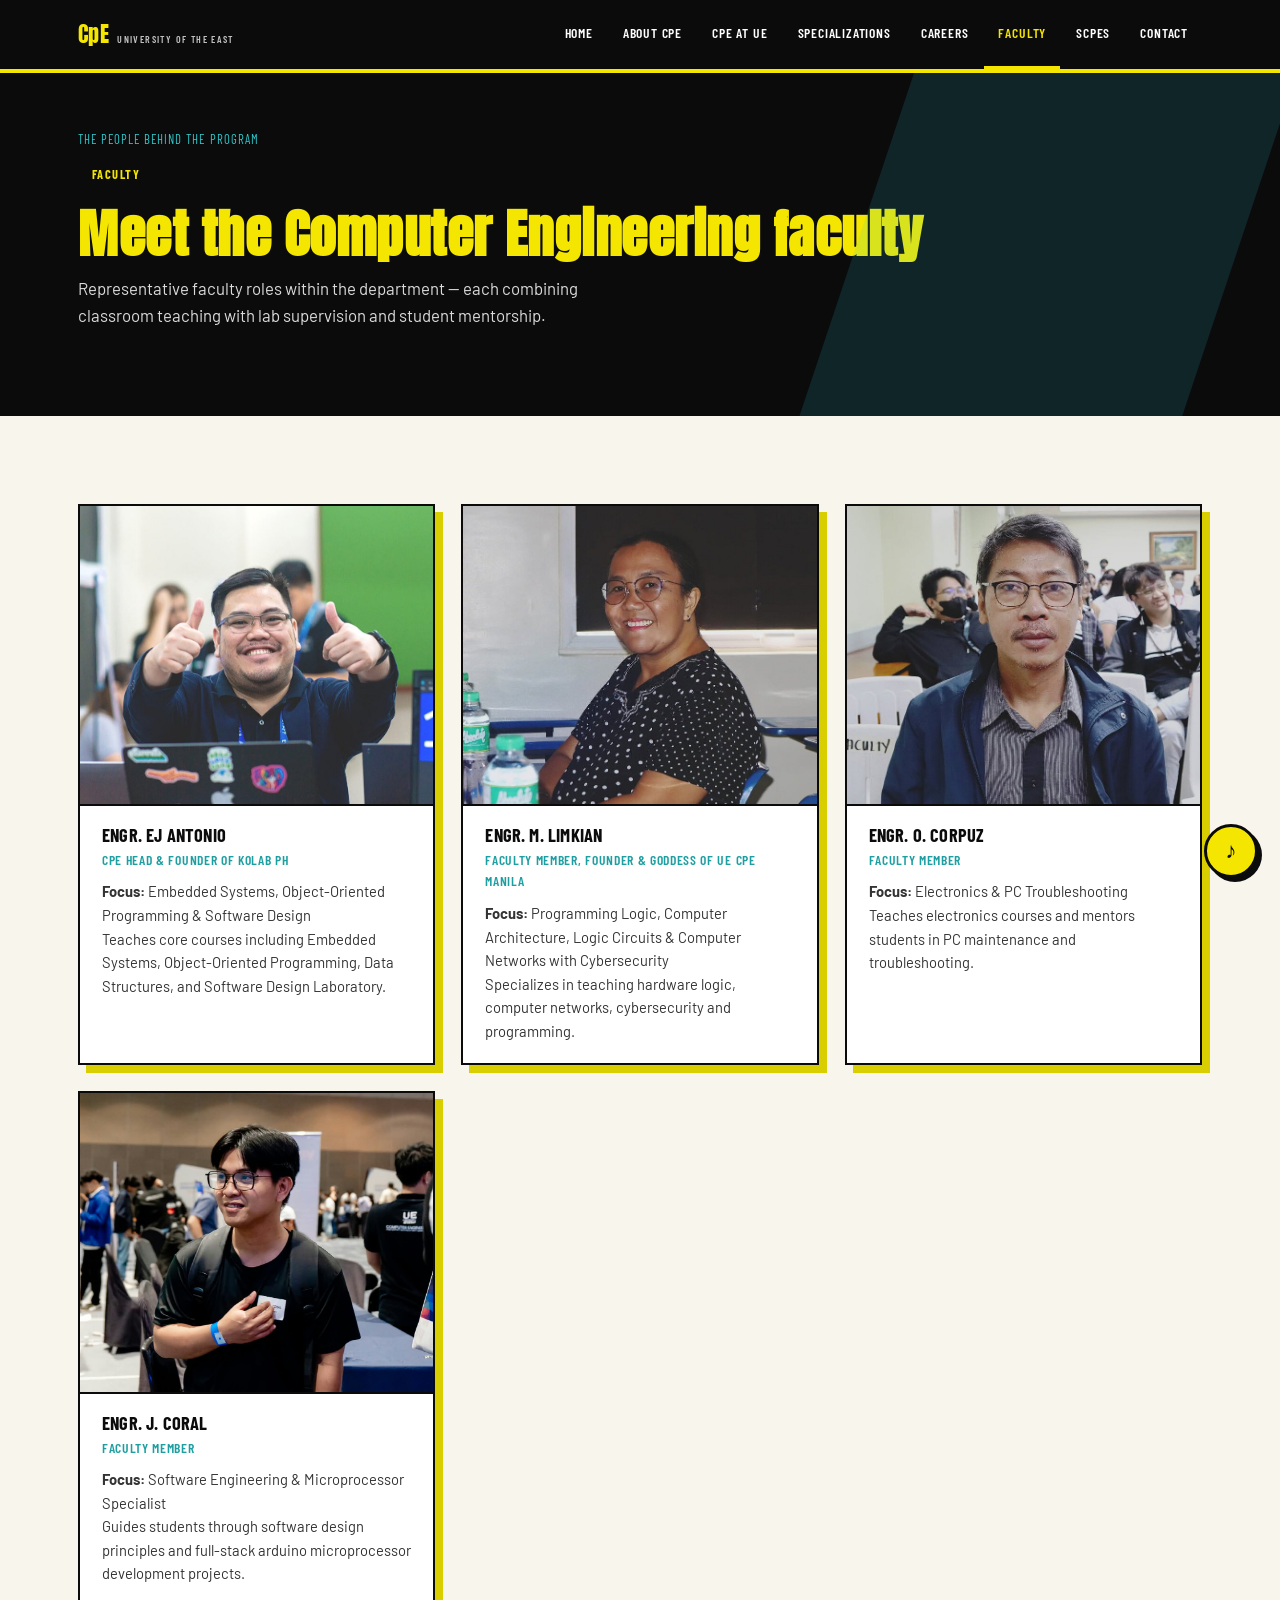
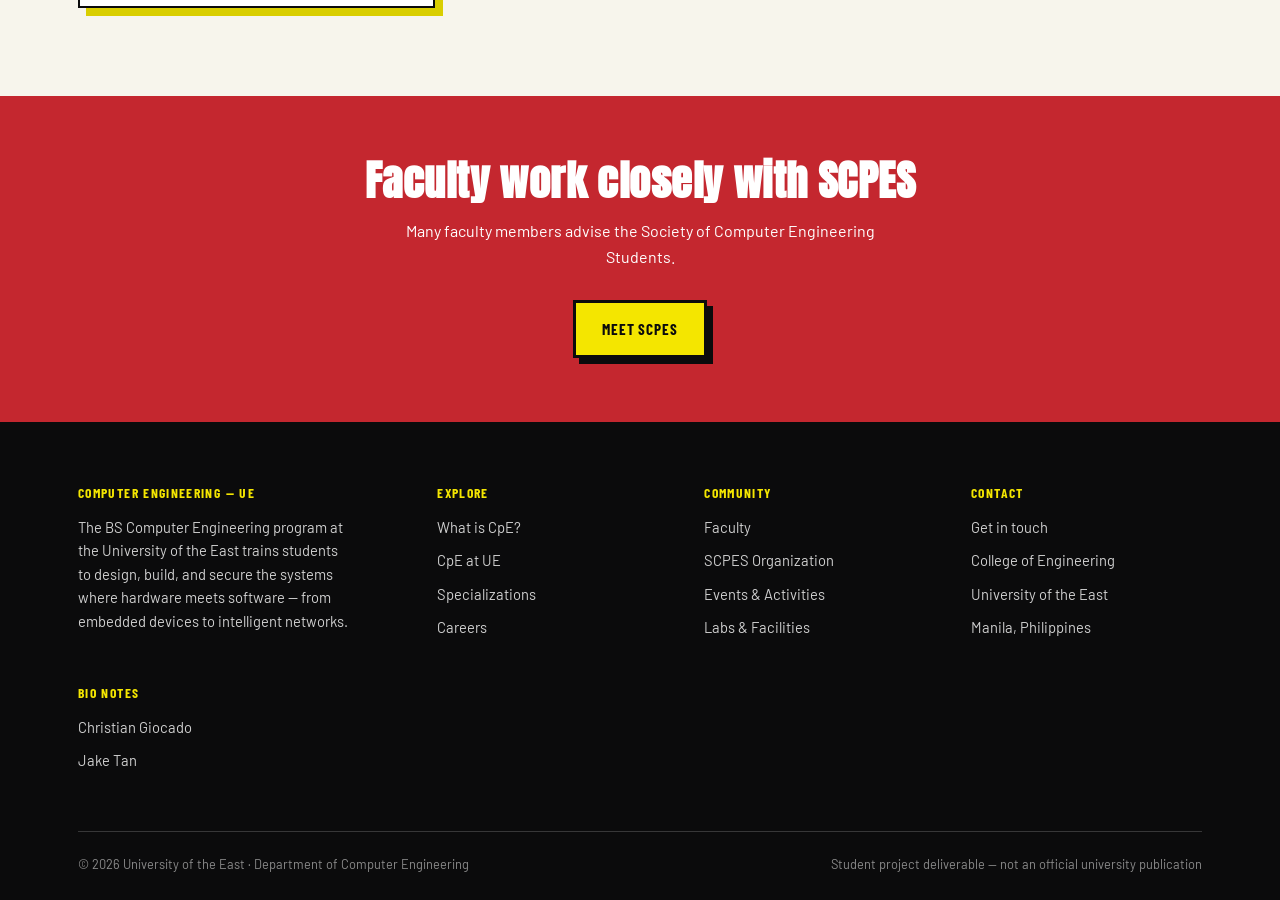
<file: faculty.html>
<!DOCTYPE html>
<html lang="en">
<head>
<meta charset="UTF-8">
<meta name="viewport" content="width=device-width, initial-scale=1.0">
<title>Faculty | UE Computer Engineering</title>
<meta name="description" content="Meet the faculty members teaching and mentoring students in the BS Computer Engineering program at UE.">
<link rel="stylesheet" href="assets/css/style.css">

</head>
<body>
<header class="site-nav">
  <div class="wrap">
    <a href="index.html" class="brand">CpE<small>University&nbsp;of&nbsp;the&nbsp;East</small></a>
    <nav class="nav-links" aria-label="Primary">
      <a href="index.html">Home</a><a href="about-cpe.html">About CpE</a><a href="cpe-ue.html">CpE at UE</a><a href="specializations.html">Specializations</a><a href="careers.html">Careers</a><a href="faculty.html" class="current">Faculty</a><a href="scpes.html">SCPES</a><a href="contact.html">Contact</a>
    </nav>
  </div>
</header>

<section class="page-header">
  <div class="wrap">
    <div class="crumb">The people behind the program</div>
    <span class="tag">Faculty</span>
    <h1>Meet the Computer Engineering faculty</h1>
    <p>Representative faculty roles within the department &mdash; each combining
      classroom teaching with lab supervision and student mentorship.</p>
  </div>
</section>

<section class="section section-paper">
  <div class="wrap">
    <div class="grid grid-3">
      <div class="faculty-card">
  <div class="faculty-photo">
    <img src="assets/images/ej-melendez.jpg" alt="ENGR. EJ Melendez" style="width:100%;height:100%;object-fit:cover;display:block;">
  </div>
  <div class="faculty-body">
    <h3>Engr. EJ Antonio</h3>
    <div class="faculty-role">CpE Head & Founder of KOLAB PH</div>
    <p><strong>Focus:</strong> Embedded Systems, Object-Oriented Programming &amp; Software Design<br>Teaches core courses including Embedded Systems, Object-Oriented Programming, Data Structures, and Software Design Laboratory.</p>
</div>
</div>
<div class="faculty-card">
  <div class="faculty-photo">
    <img src="assets/images/m-limkian.jpg" alt="Engr. M. Limkian" style="width:100%;height:100%;object-fit:cover;display:block;">
  </div>
  <div class="faculty-body">
    <h3>Engr. M. Limkian</h3>
    <div class="faculty-role">Faculty Member, Founder & Goddess of UE CpE Manila</div>
    <p><strong>Focus:</strong> Programming Logic, Computer Architecture, Logic Circuits &amp; Computer Networks with Cybersecurity<br> Specializes in teaching hardware logic, computer networks, cybersecurity and programming.</p>
  </div>
</div>
<div class="faculty-card">
  <div class="faculty-photo">
    <img src="assets/images/o-corpuz.jpg" alt="Doc. O. Corpuz" style="width:100%;height:100%;object-fit:cover;display:block;">
  </div>
  <div class="faculty-body">
    <h3>Engr. O. Corpuz</h3>
    <div class="faculty-role">Faculty Member</div>
    <p><strong>Focus:</strong> Electronics &amp; PC Troubleshooting<br>Teaches electronics courses and mentors students in PC maintenance and troubleshooting.</p>
  </div>
</div>
<div class="faculty-card">
  <div class="faculty-photo">
    <img src="assets/images/j-coral.jpg" alt="Engr. J. Coral" style="width:100%;height:100%;object-fit:cover;display:block;">
  </div>
  <div class="faculty-body">
    <h3>Engr. J. Coral</h3>
    <div class="faculty-role">Faculty Member</div>
    <p><strong>Focus:</strong> Software Engineering &amp; Microprocessor Specialist<br>Guides students through software design principles and full-stack arduino microprocessor development projects.</p>
  </div>
</div>
    </div>
  </div>
</section>

<section class="cta-band">
  <div class="wrap">
    <h2>Faculty work closely with SCPES</h2>
    <p>Many faculty members advise the Society of Computer Engineering Students.</p>
    <div class="btn-row"><a class="btn" href="scpes.html">Meet SCPES</a></div>
  </div>
</section>

<footer>
  <div class="wrap">
    <div class="footer-grid">
      <div>
        <h4>Computer Engineering &mdash; UE</h4>
        <p style="color:#CFCFCF;font-size:.92rem;max-width:34ch;">
          The BS Computer Engineering program at the University of the East trains
          students to design, build, and secure the systems where hardware meets
          software &mdash; from embedded devices to intelligent networks.
        </p>
      </div>
      <div>
        <h4>Explore</h4>
        <ul>
          <li><a href="about-cpe.html">What is CpE?</a></li>
          <li><a href="cpe-ue.html">CpE at UE</a></li>
          <li><a href="specializations.html">Specializations</a></li>
          <li><a href="careers.html">Careers</a></li>
        </ul>
      </div>
      <div>
        <h4>Community</h4>
        <ul>
          <li><a href="faculty.html">Faculty</a></li>
          <li><a href="scpes.html">SCPES Organization</a></li>
          <li><a href="scpes.html#events">Events &amp; Activities</a></li>
          <li><a href="cpe-ue.html#labs">Labs &amp; Facilities</a></li>
        </ul>
      </div>
      <div>
        <h4>Contact</h4>
        <ul>
          <li><a href="contact.html">Get in touch</a></li>
          <li>College of Engineering</li>
          <li>University of the East</li>
          <li>Manila, Philippines</li>
        </ul>
      </div>
      <div>
        <h4>Bio Notes</h4>
        <ul>
          <li><a href="bionote/index1.html">Christian Giocado</a></li>
          <li><a href="https://jtan1a.github.io/3106_2026_jtan/">Jake Tan</a></li>
        </ul>
      </div>
    </div>
    
    <div class="footer-bottom">
      <span>&copy; 2026 University of the East &middot; Department of Computer Engineering</span>
      <span>Student project deliverable &mdash; not an official university publication</span>
    </div>
  </div>
</footer>

<script src="assets/js/player.js" defer></script>
</body>
</html>
</file>
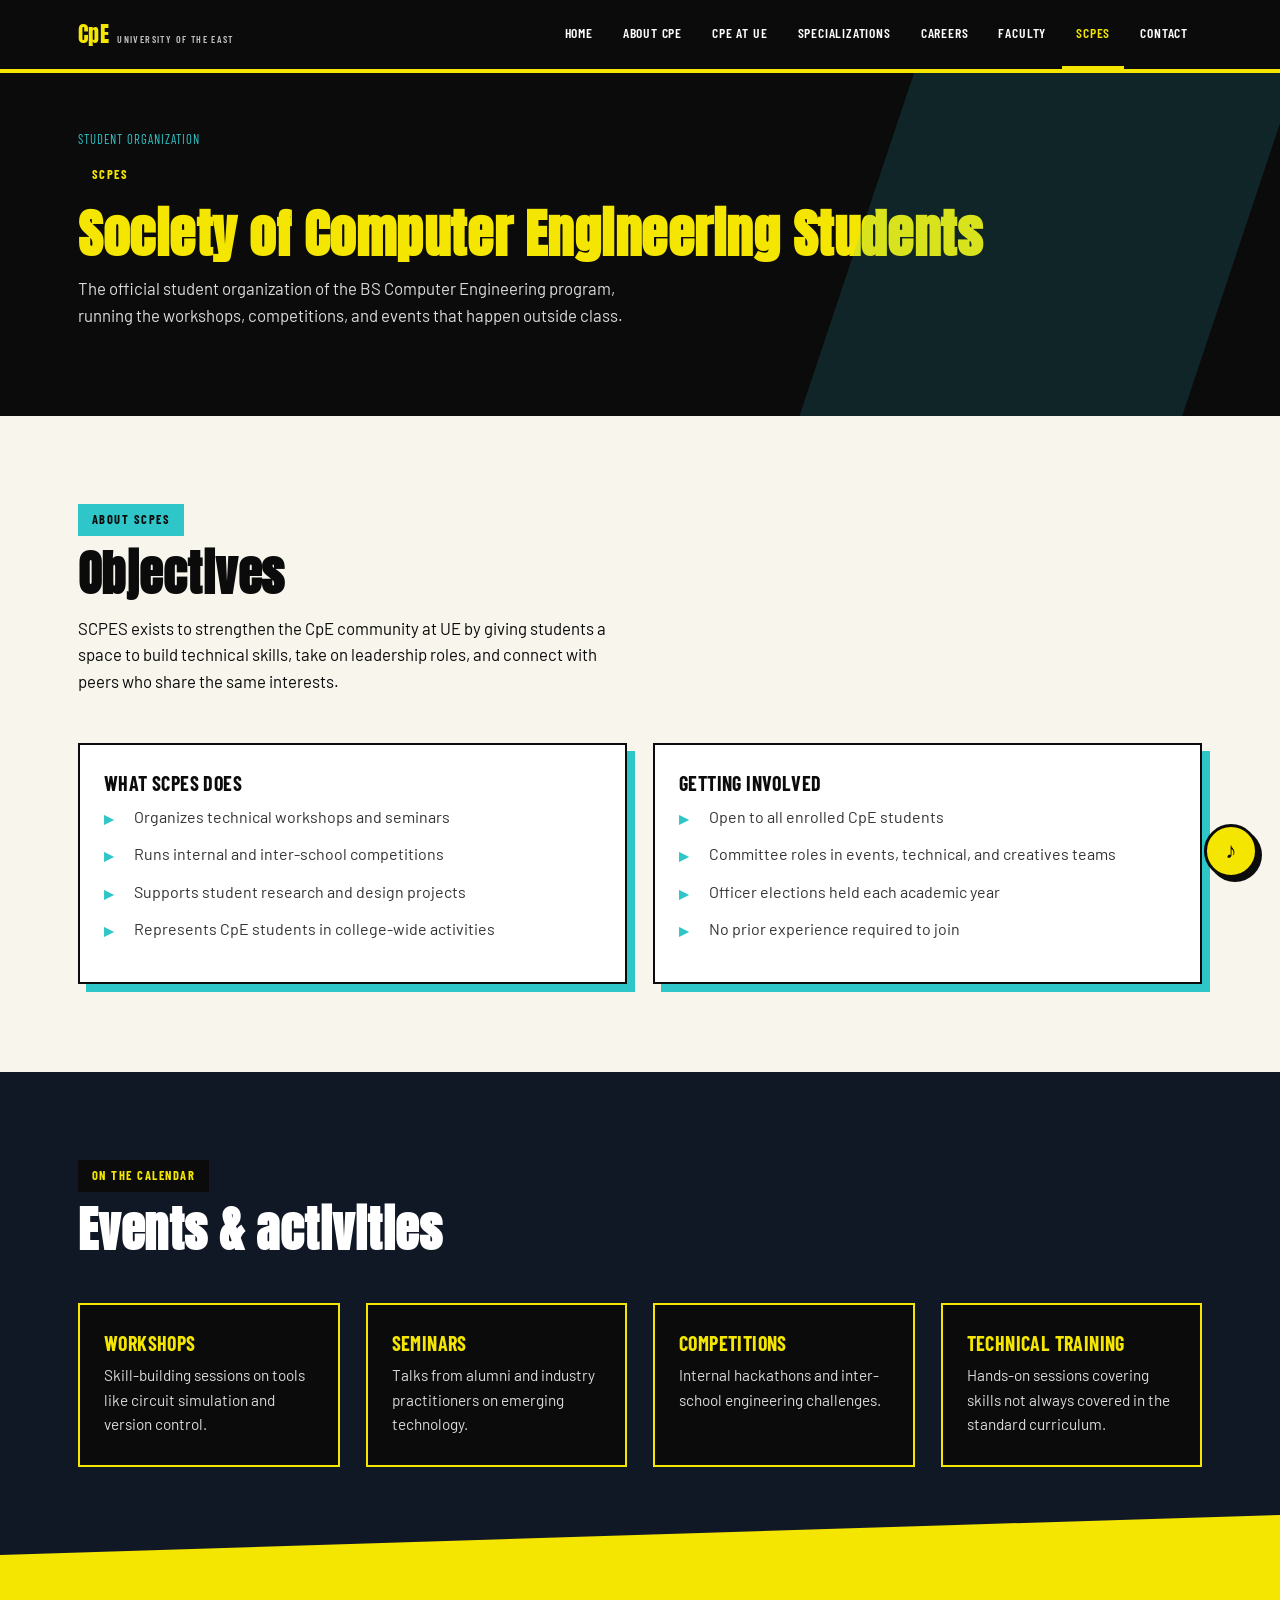
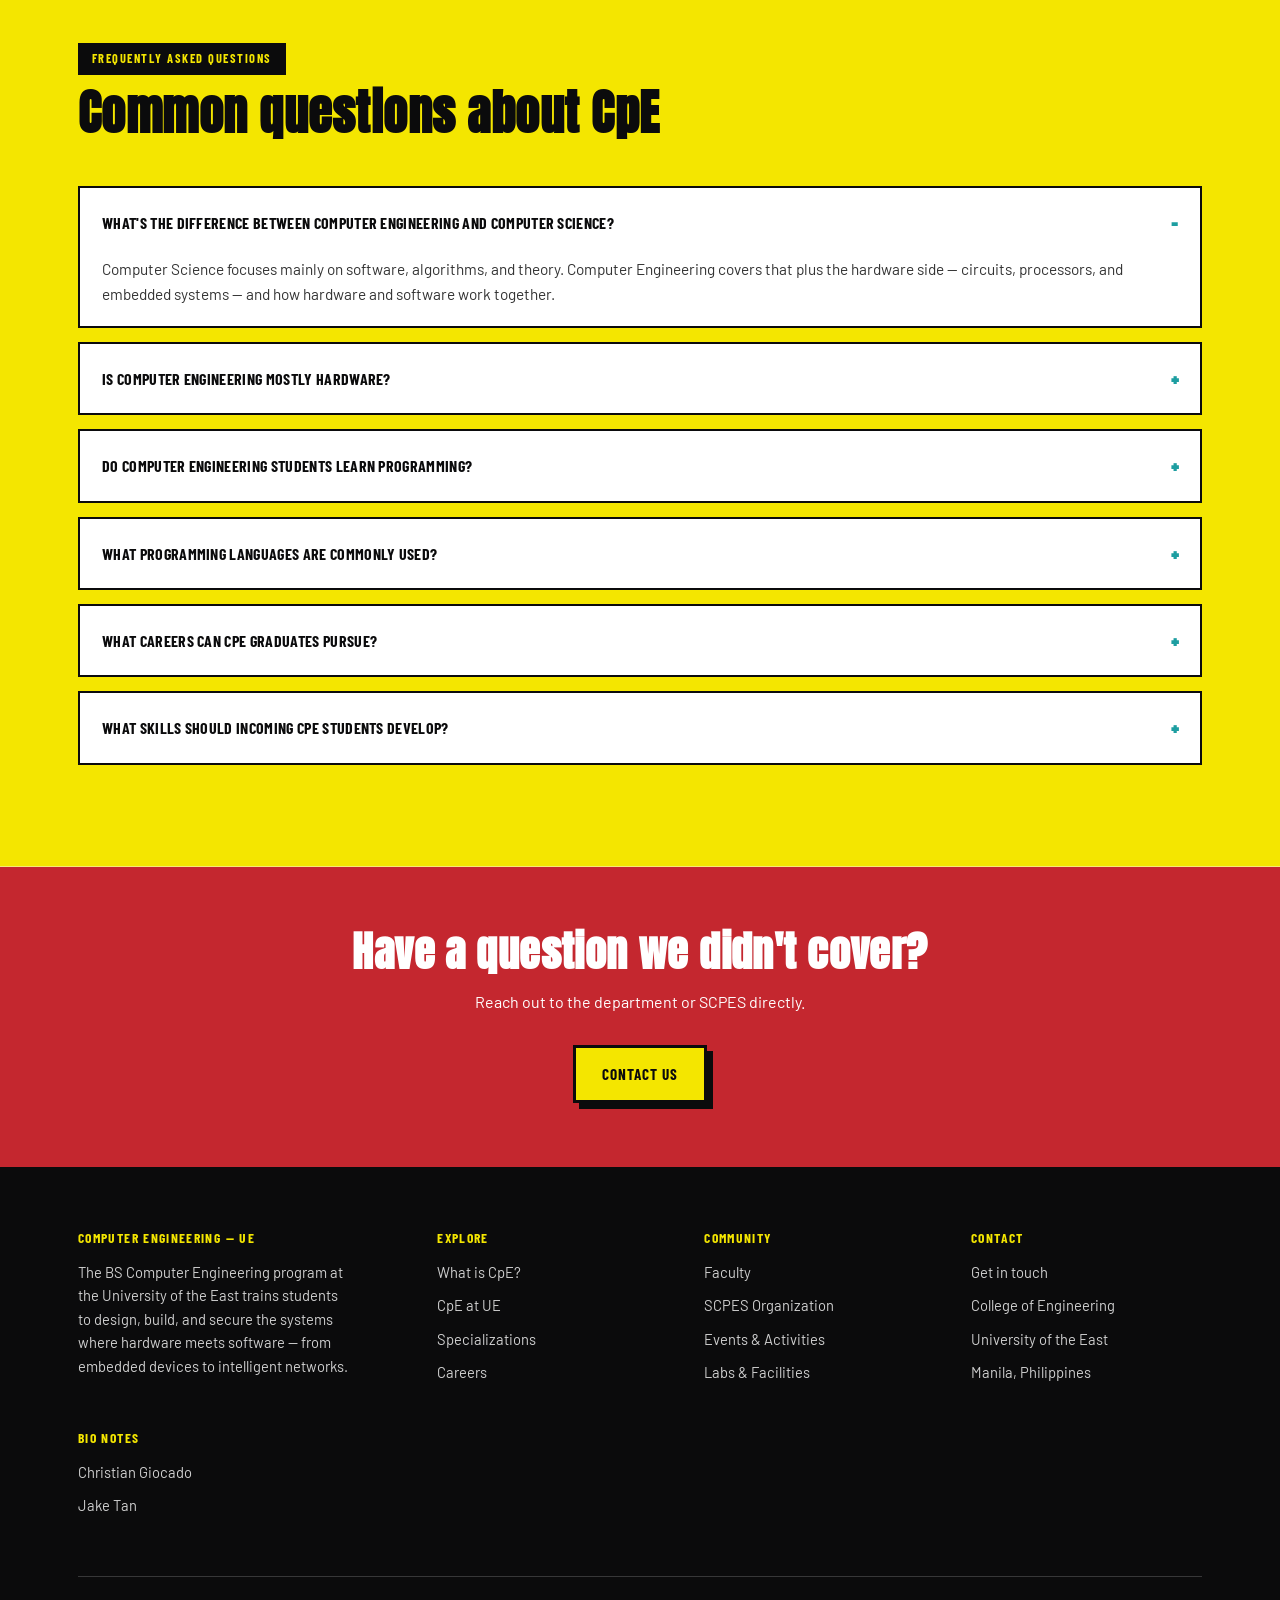
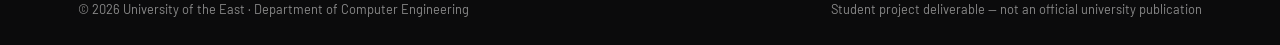
<file: scpes.html>
<!DOCTYPE html>
<html lang="en">
<head>
<meta charset="UTF-8">
<meta name="viewport" content="width=device-width, initial-scale=1.0">
<title>SCPES | UE Computer Engineering</title>
<meta name="description" content="The Society of Computer Engineering Students at UE: objectives, activities, events, and frequently asked questions.">
<link rel="stylesheet" href="assets/css/style.css">

</head>
<body>
<header class="site-nav">
  <div class="wrap">
    <a href="index.html" class="brand">CpE<small>University&nbsp;of&nbsp;the&nbsp;East</small></a>
    <nav class="nav-links" aria-label="Primary">
      <a href="index.html">Home</a><a href="about-cpe.html">About CpE</a><a href="cpe-ue.html">CpE at UE</a><a href="specializations.html">Specializations</a><a href="careers.html">Careers</a><a href="faculty.html">Faculty</a><a href="scpes.html" class="current">SCPES</a><a href="contact.html">Contact</a>
    </nav>
  </div>
</header>

<section class="page-header">
  <div class="wrap">
    <div class="crumb">Student organization</div>
    <span class="tag">SCPES</span>
    <h1>Society of Computer Engineering Students</h1>
    <p>The official student organization of the BS Computer Engineering program,
      running the workshops, competitions, and events that happen outside class.</p>
  </div>
</section>

<section class="section section-paper">
  <div class="wrap">
    <div class="section-head">
      <span class="tag tag-teal">About SCPES</span>
      <h2>Objectives</h2>
      <p>SCPES exists to strengthen the CpE community at UE by giving students a
        space to build technical skills, take on leadership roles, and connect
        with peers who share the same interests.</p>
    </div>
    <div class="grid grid-2">
      <div class="card-light card" style="box-shadow:8px 8px 0 var(--teal);">
        <h3 style="color:var(--ink);">What SCPES does</h3>
        <ul class="check-list" style="color:#333;">
          <li>Organizes technical workshops and seminars</li>
          <li>Runs internal and inter-school competitions</li>
          <li>Supports student research and design projects</li>
          <li>Represents CpE students in college-wide activities</li>
        </ul>
      </div>
      <div class="card-light card" style="box-shadow:8px 8px 0 var(--teal);">
        <h3 style="color:var(--ink);">Getting involved</h3>
        <ul class="check-list" style="color:#333;">
          <li>Open to all enrolled CpE students</li>
          <li>Committee roles in events, technical, and creatives teams</li>
          <li>Officer elections held each academic year</li>
          <li>No prior experience required to join</li>
        </ul>
      </div>
    </div>
  </div>
</section>

<section id="events" class="section section-navy">
  <div class="wrap">
    <div class="section-head">
      <span class="tag">On the calendar</span>
      <h2>Events &amp; activities</h2>
    </div>
    <div class="grid grid-4">
      <div class="card"><h3>Workshops</h3><p>Skill-building sessions on tools like circuit simulation and version control.</p></div>
      <div class="card"><h3>Seminars</h3><p>Talks from alumni and industry practitioners on emerging technology.</p></div>
      <div class="card"><h3>Competitions</h3><p>Internal hackathons and inter-school engineering challenges.</p></div>
      <div class="card"><h3>Technical training</h3><p>Hands-on sessions covering skills not always covered in the standard curriculum.</p></div>
    </div>
  </div>
</section>

<section class="section section-yellow slant-top">
  <div class="wrap">
    <div class="section-head">
      <span class="tag">Frequently asked questions</span>
      <h2>Common questions about CpE</h2>
    </div>
    <details class="faq" open>
      <summary>What's the difference between Computer Engineering and Computer Science?</summary>
      <div class="faq-a">Computer Science focuses mainly on software, algorithms, and theory. Computer Engineering covers that plus the hardware side &mdash; circuits, processors, and embedded systems &mdash; and how hardware and software work together.</div>
    </details>
    <details class="faq">
      <summary>Is Computer Engineering mostly hardware?</summary>
      <div class="faq-a">No. It's a balance of both. Students study digital circuits and hardware design alongside programming, networking, and software development.</div>
    </details>
    <details class="faq">
      <summary>Do Computer Engineering students learn programming?</summary>
      <div class="faq-a">Yes. Programming is a core part of the curriculum, especially for embedded systems, where software runs directly on hardware.</div>
    </details>
    <details class="faq">
      <summary>What programming languages are commonly used?</summary>
      <div class="faq-a">C and C++ are common for embedded and systems-level work, alongside Python for scripting, data analysis, and machine learning coursework.</div>
    </details>
    <details class="faq">
      <summary>What careers can CpE graduates pursue?</summary>
      <div class="faq-a">Roles spanning hardware, software, networks, and security &mdash; see the full list on the Careers page.</div>
    </details>
    <details class="faq">
      <summary>What skills should incoming CpE students develop?</summary>
      <div class="faq-a">A solid grounding in math and physics helps, along with curiosity about how devices work and willingness to learn through hands-on building and debugging.</div>
    </details>
  </div>
</section>

<section class="cta-band">
  <div class="wrap">
    <h2>Have a question we didn't cover?</h2>
    <p>Reach out to the department or SCPES directly.</p>
    <div class="btn-row"><a class="btn" href="contact.html">Contact us</a></div>
  </div>
</section>

<footer>
  <div class="wrap">
    <div class="footer-grid">
      <div>
        <h4>Computer Engineering &mdash; UE</h4>
        <p style="color:#CFCFCF;font-size:.92rem;max-width:34ch;">
          The BS Computer Engineering program at the University of the East trains
          students to design, build, and secure the systems where hardware meets
          software &mdash; from embedded devices to intelligent networks.
        </p>
      </div>
      <div>
        <h4>Explore</h4>
        <ul>
          <li><a href="about-cpe.html">What is CpE?</a></li>
          <li><a href="cpe-ue.html">CpE at UE</a></li>
          <li><a href="specializations.html">Specializations</a></li>
          <li><a href="careers.html">Careers</a></li>
        </ul>
      </div>
      <div>
        <h4>Community</h4>
        <ul>
          <li><a href="faculty.html">Faculty</a></li>
          <li><a href="scpes.html">SCPES Organization</a></li>
          <li><a href="scpes.html#events">Events &amp; Activities</a></li>
          <li><a href="cpe-ue.html#labs">Labs &amp; Facilities</a></li>
        </ul>
      </div>
      <div>
        <h4>Contact</h4>
        <ul>
          <li><a href="contact.html">Get in touch</a></li>
          <li>College of Engineering</li>
          <li>University of the East</li>
          <li>Manila, Philippines</li>
        </ul>
      </div>
      <div>
        <h4>Bio Notes</h4>
        <ul>
          <li><a href="bionote/index1.html">Christian Giocado</a></li>
          <li><a href="https://jtan1a.github.io/3106_2026_jtan/">Jake Tan</a></li>
        </ul>
      </div>
    </div>
    <div class="footer-bottom">
      <span>&copy; 2026 University of the East &middot; Department of Computer Engineering</span>
      <span>Student project deliverable &mdash; not an official university publication</span>
    </div>
  </div>
</footer>

<script src="assets/js/player.js" defer></script>
</body>
</html>
</file>
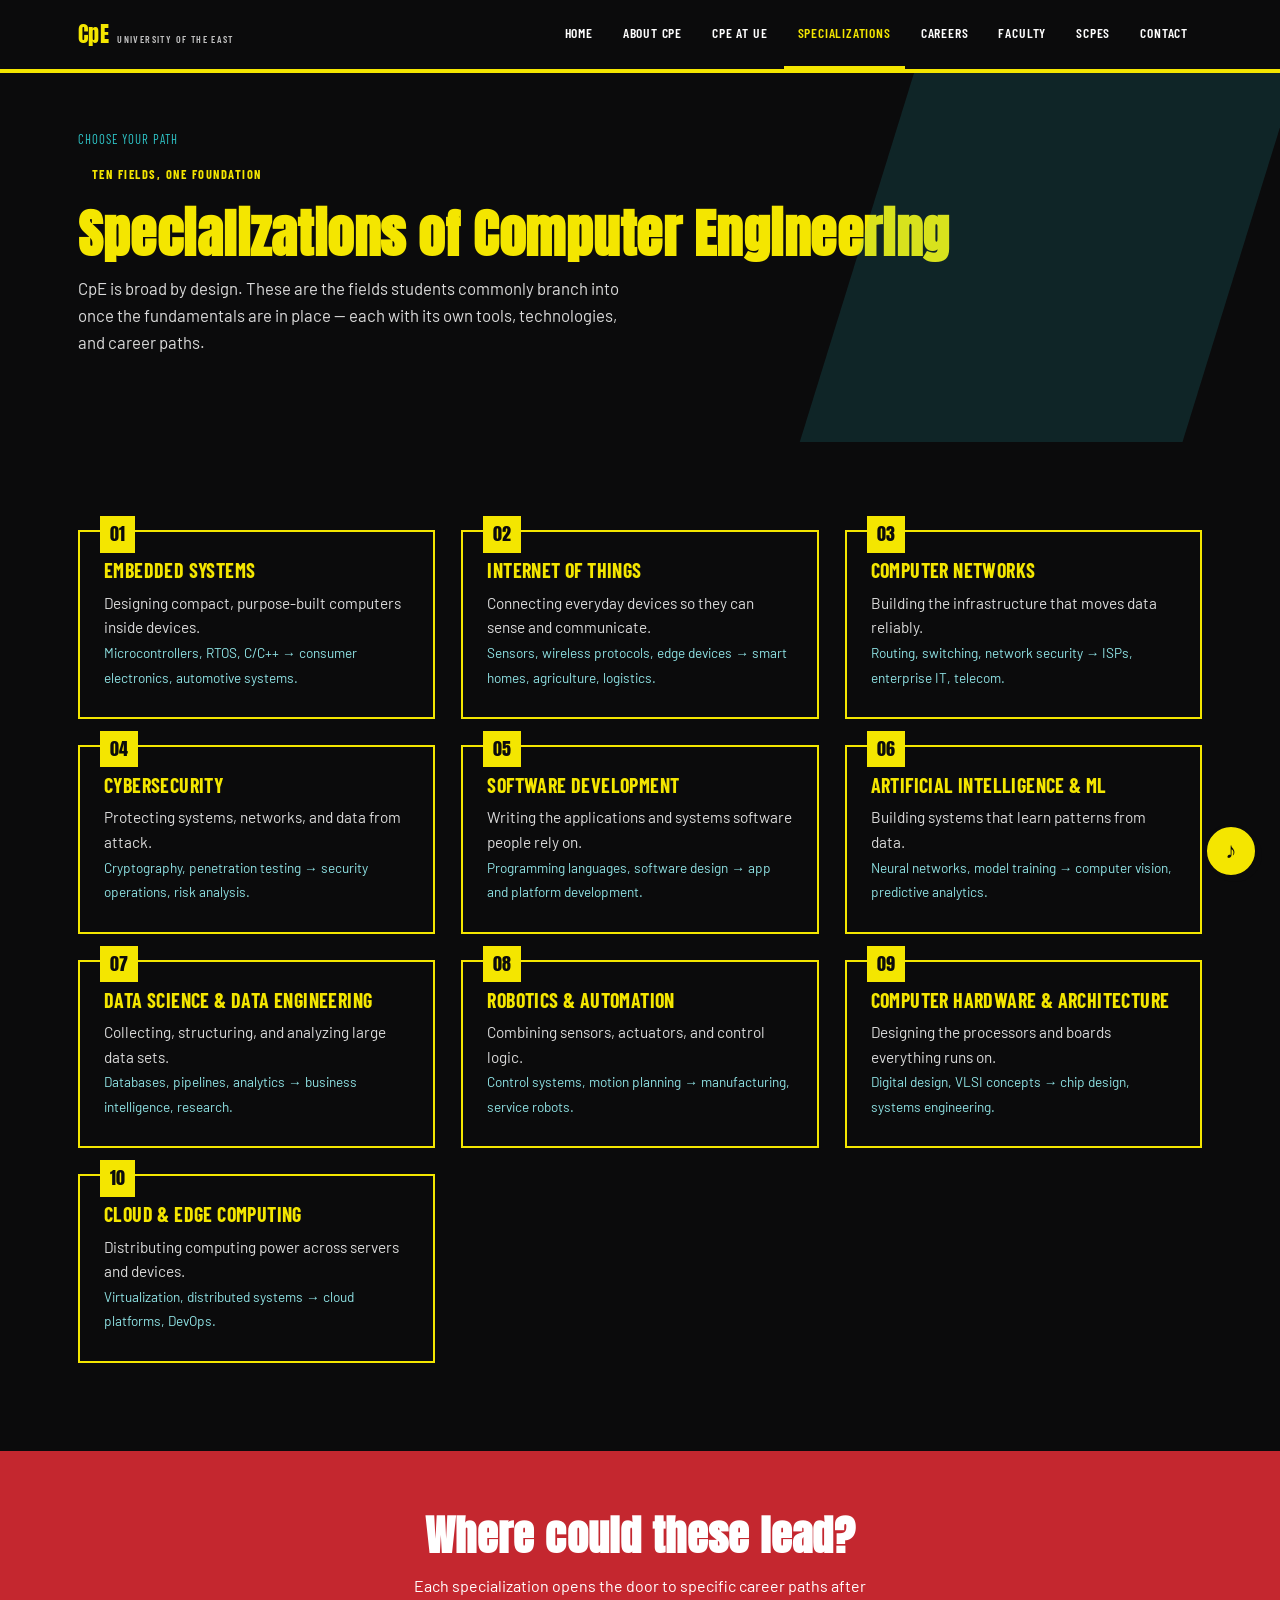
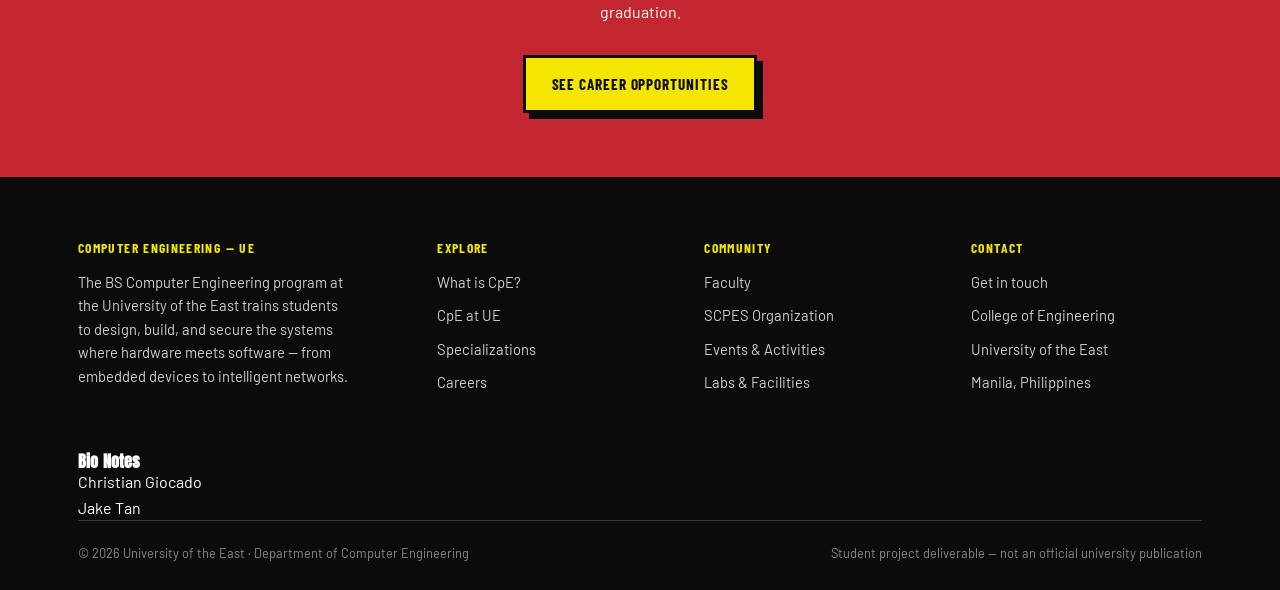
<file: specializations.html>
<!DOCTYPE html>
<html lang="en">
<head>
<meta charset="UTF-8">
<meta name="viewport" content="width=device-width, initial-scale=1.0">
<title>Specializations | UE Computer Engineering</title>
<meta name="description" content="Ten fields within Computer Engineering, from embedded systems to cloud and edge computing.">
<link rel="stylesheet" href="assets/css/style.css">

</head>
<body>
<header class="site-nav">
  <div class="wrap">
    <a href="index.html" class="brand">CpE<small>University&nbsp;of&nbsp;the&nbsp;East</small></a>
    <nav class="nav-links" aria-label="Primary">
      <a href="index.html">Home</a><a href="about-cpe.html">About CpE</a><a href="cpe-ue.html">CpE at UE</a><a href="specializations.html" class="current">Specializations</a><a href="careers.html">Careers</a><a href="faculty.html">Faculty</a><a href="scpes.html">SCPES</a><a href="contact.html">Contact</a>
    </nav>
  </div>
</header>

<section class="page-header">
  <div class="wrap">
    <div class="crumb">Choose your path</div>
    <span class="tag">Ten fields, one foundation</span>
    <h1>Specializations of Computer Engineering</h1>
    <p>CpE is broad by design. These are the fields students commonly branch into
      once the fundamentals are in place &mdash; each with its own tools, technologies,
      and career paths.</p>
  </div>
</section>

<section class="section section-ink">
  <div class="wrap">
    <div class="grid grid-3">
      <div class="card"><span class="num">01</span><h3>Embedded Systems</h3><p>Designing compact, purpose-built computers inside devices.<br><span style="color:#8FE3E5;font-size:.85rem;">Microcontrollers, RTOS, C/C++ &rarr; consumer electronics, automotive systems.</span></p></div>
<div class="card"><span class="num">02</span><h3>Internet of Things</h3><p>Connecting everyday devices so they can sense and communicate.<br><span style="color:#8FE3E5;font-size:.85rem;">Sensors, wireless protocols, edge devices &rarr; smart homes, agriculture, logistics.</span></p></div>
<div class="card"><span class="num">03</span><h3>Computer Networks</h3><p>Building the infrastructure that moves data reliably.<br><span style="color:#8FE3E5;font-size:.85rem;">Routing, switching, network security &rarr; ISPs, enterprise IT, telecom.</span></p></div>
<div class="card"><span class="num">04</span><h3>Cybersecurity</h3><p>Protecting systems, networks, and data from attack.<br><span style="color:#8FE3E5;font-size:.85rem;">Cryptography, penetration testing &rarr; security operations, risk analysis.</span></p></div>
<div class="card"><span class="num">05</span><h3>Software Development</h3><p>Writing the applications and systems software people rely on.<br><span style="color:#8FE3E5;font-size:.85rem;">Programming languages, software design &rarr; app and platform development.</span></p></div>
<div class="card"><span class="num">06</span><h3>Artificial Intelligence &amp; ML</h3><p>Building systems that learn patterns from data.<br><span style="color:#8FE3E5;font-size:.85rem;">Neural networks, model training &rarr; computer vision, predictive analytics.</span></p></div>
<div class="card"><span class="num">07</span><h3>Data Science &amp; Data Engineering</h3><p>Collecting, structuring, and analyzing large data sets.<br><span style="color:#8FE3E5;font-size:.85rem;">Databases, pipelines, analytics &rarr; business intelligence, research.</span></p></div>
<div class="card"><span class="num">08</span><h3>Robotics &amp; Automation</h3><p>Combining sensors, actuators, and control logic.<br><span style="color:#8FE3E5;font-size:.85rem;">Control systems, motion planning &rarr; manufacturing, service robots.</span></p></div>
<div class="card"><span class="num">09</span><h3>Computer Hardware &amp; Architecture</h3><p>Designing the processors and boards everything runs on.<br><span style="color:#8FE3E5;font-size:.85rem;">Digital design, VLSI concepts &rarr; chip design, systems engineering.</span></p></div>
<div class="card"><span class="num">10</span><h3>Cloud &amp; Edge Computing</h3><p>Distributing computing power across servers and devices.<br><span style="color:#8FE3E5;font-size:.85rem;">Virtualization, distributed systems &rarr; cloud platforms, DevOps.</span></p></div>
    </div>
  </div>
</section>

<section class="cta-band">
  <div class="wrap">
    <h2>Where could these lead?</h2>
    <p>Each specialization opens the door to specific career paths after graduation.</p>
    <div class="btn-row"><a class="btn" href="careers.html">See career opportunities</a></div>
  </div>
</section>

<footer>
  <div class="wrap">
    <div class="footer-grid">
      <div>
        <h4>Computer Engineering &mdash; UE</h4>
        <p style="color:#CFCFCF;font-size:.92rem;max-width:34ch;">
          The BS Computer Engineering program at the University of the East trains
          students to design, build, and secure the systems where hardware meets
          software &mdash; from embedded devices to intelligent networks.
        </p>
      </div>
      <div>
        <h4>Explore</h4>
        <ul>
          <li><a href="about-cpe.html">What is CpE?</a></li>
          <li><a href="cpe-ue.html">CpE at UE</a></li>
          <li><a href="specializations.html">Specializations</a></li>
          <li><a href="careers.html">Careers</a></li>
        </ul>
      </div>
      <div>
        <h4>Community</h4>
        <ul>
          <li><a href="faculty.html">Faculty</a></li>
          <li><a href="scpes.html">SCPES Organization</a></li>
          <li><a href="scpes.html#events">Events &amp; Activities</a></li>
          <li><a href="cpe-ue.html#labs">Labs &amp; Facilities</a></li>
        </ul>
      </div>
      <div>
        <h4>Contact</h4>
        <ul>
          <li><a href="contact.html">Get in touch</a></li>
          <li>College of Engineering</li>
          <li>University of the East</li>
          <li>Manila, Philippines</li>
        </ul>
      </div>
    </div>
      <div>
        <h4>Bio Notes</h4>
        <ul>
          <li><a href="bionote/index1.html">Christian Giocado</a></li>
          <li><a href="https://jtan1a.github.io/3106_2026_jtan/">Jake Tan</a></li>
        </ul>
      </div>
    <div class="footer-bottom">
      <span>&copy; 2026 University of the East &middot; Department of Computer Engineering</span>
      <span>Student project deliverable &mdash; not an official university publication</span>
    </div>
  </div>
</footer>

<script src="assets/js/player.js" defer></script>
</body>
</html>
</file>
<file: assets/css/style.css>
/* ============================================================
   UE COMPUTER ENGINEERING — SITE STYLESHEET
   Visual language borrowed from the Persona 4 Revival hype page:
   acid yellow / ink black / circuit teal, diagonal cuts, chunky
   outlined buttons, condensed poster type. Grounded in the CpE
   subject with a circuit-trace motif instead of game artwork.
   ============================================================ */

@import url('https://fonts.googleapis.com/css2?family=Anton&family=Barlow+Condensed:wght@500;600;700&family=Barlow:wght@400;500;600&display=swap');

:root{
  --yellow:#F4E600;
  --yellow-deep:#D9CE00;
  --ink:#0B0B0C;
  --ink-soft:#17181B;
  --navy:#101826;
  --navy-soft:#1B2740;
  --teal:#2FC6C9;
  --teal-deep:#1D9EA1;
  --red:#C4272F;
  --paper:#F7F5EC;
  --line:rgba(0,0,0,.18);
  --line-light:rgba(255,255,255,.18);

  --font-display:'Anton', sans-serif;
  --font-head:'Barlow Condensed', sans-serif;
  --font-body:'Barlow', sans-serif;

  --maxw:1180px;
}

*{box-sizing:border-box;}
html{scroll-behavior:smooth;}
body{
  margin:0;
  font-family:var(--font-body);
  color:var(--ink);
  background:var(--paper);
  line-height:1.6;
  -webkit-font-smoothing:antialiased;
}
img{max-width:100%;display:block;}
a{color:inherit;text-decoration:none;}
ul{margin:0;padding:0;list-style:none;}
h1,h2,h3,h4{margin:0;font-family:var(--font-display);letter-spacing:.01em;line-height:1.02;}
p{max-width:62ch;}
:focus-visible{outline:3px solid var(--teal);outline-offset:2px;}

.wrap{max-width:var(--maxw);margin:0 auto;padding:0 28px;}

/* ---------- NAV ---------- */
.site-nav{
  position:sticky;top:0;z-index:50;
  background:var(--ink);
  border-bottom:4px solid var(--yellow);
}
.site-nav .wrap{
  display:flex;align-items:center;justify-content:space-between;
  min-height:66px;
}
.brand{
  display:flex;align-items:baseline;gap:8px;
  font-family:var(--font-display);
  color:var(--yellow);
  font-size:1.35rem;
  letter-spacing:.02em;
}
.brand small{
  font-family:var(--font-head);
  color:#fff;
  font-size:.62rem;
  letter-spacing:.14em;
  font-weight:600;
  text-transform:uppercase;
  opacity:.75;
}
.nav-links{
  display:flex;flex-wrap:wrap;gap:2px;
  font-family:var(--font-head);
  font-weight:600;
  font-size:.85rem;
  letter-spacing:.06em;
  text-transform:uppercase;
}
.nav-links a{
  color:#fff;
  padding:22px 14px;
  display:inline-block;
  border-bottom:3px solid transparent;
  transition:color .15s ease, border-color .15s ease;
}
.nav-links a:hover{color:var(--yellow);}
.nav-links a.current{color:var(--yellow);border-color:var(--yellow);}

/* ---------- BUTTONS ---------- */
.btn{
  display:inline-flex;align-items:center;gap:10px;
  font-family:var(--font-head);
  font-weight:700;
  font-size:.95rem;
  letter-spacing:.06em;
  text-transform:uppercase;
  padding:14px 26px;
  border:3px solid var(--ink);
  background:var(--yellow);
  color:var(--ink);
  box-shadow:6px 6px 0 var(--ink);
  transition:transform .12s ease, box-shadow .12s ease;
}
.btn:hover{transform:translate(-3px,-3px);box-shadow:9px 9px 0 var(--ink);}
.btn:active{transform:translate(0,0);box-shadow:3px 3px 0 var(--ink);}
.btn-ghost{
  background:transparent;
  color:#fff;
  border-color:#fff;
  box-shadow:6px 6px 0 var(--teal);
}
.btn-ghost:hover{box-shadow:9px 9px 0 var(--teal);}
.btn-row{display:flex;flex-wrap:wrap;gap:18px;margin-top:30px;}

/* ---------- LABEL / TAG ---------- */
.tag{
  display:inline-block;
  font-family:var(--font-head);
  font-weight:700;
  font-size:.78rem;
  letter-spacing:.12em;
  text-transform:uppercase;
  background:var(--ink);
  color:var(--yellow);
  padding:6px 14px;
}
.tag-teal{background:var(--teal);color:var(--ink);}

/* ---------- HERO ---------- */
.hero{
  position:relative;
  background:var(--ink);
  color:#fff;
  overflow:hidden;
  padding:86px 0 110px;
}
.hero::before{
  content:"";
  position:absolute;inset:0;
  background:
    linear-gradient(115deg, transparent 0 42%, var(--yellow) 42% 66%, transparent 66% 100%);
  opacity:.94;
}
.hero::after{
  content:"";
  position:absolute; right:-6%; top:-15%;
  width:60%; height:140%;
  background:var(--teal);
  clip-path:polygon(30% 0, 100% 0, 70% 100%, 0% 100%);
  opacity:.16;
}
.hero .wrap{position:relative;display:grid;grid-template-columns:1.1fr .9fr;gap:40px;align-items:center;}
.hero-copy h1{
  font-size:clamp(2.6rem, 6vw, 4.6rem);
  color:#fff;
  text-shadow:2px 2px 0 var(--ink);
}
.hero-copy h1 span{display:block;}
.hero-copy .subline{
  margin-top:18px;
  display:inline-block;
  background:var(--ink);
  color:var(--yellow);
  font-family:var(--font-head);
  font-weight:600;
  letter-spacing:.08em;
  text-transform:uppercase;
  font-size:1.05rem;
  padding:8px 16px;
}
.hero-copy p.lede{
  color:#fff;
  margin-top:22px;
  font-size:1.08rem;
  max-width:46ch;
}
.hero-logo{
  display:flex;
  align-items:center;
  justify-content:center;
}
.hero-logo img{
  width:100%;
  max-width:320px;
  aspect-ratio:1/1;
  object-fit:cover;
  border-radius:50%;
  border:3px solid var(--line-light);
  display:block;
}

/* ---------- TICKER ---------- */
.ticker{
  background:var(--ink);
  border-top:3px solid var(--yellow);
  border-bottom:3px solid var(--yellow);
  overflow:hidden;
  white-space:nowrap;
}
.ticker-track{
  display:inline-block;
  padding:12px 0;
  font-family:var(--font-head);
  font-weight:700;
  letter-spacing:.14em;
  text-transform:uppercase;
  font-size:.85rem;
  color:var(--yellow);
  animation:scroll-left 26s linear infinite;
}
.ticker-track span{padding:0 22px;color:#fff;}
.ticker-track span.hi{color:var(--yellow);}
@keyframes scroll-left{
  from{transform:translateX(0);}
  to{transform:translateX(-50%);}
}
@media (prefers-reduced-motion: reduce){
  .ticker-track{animation:none;}
}

/* ---------- SECTION SCAFFOLDING ---------- */
.section{padding:88px 0;position:relative;}
.section-yellow{background:var(--yellow);}
.section-ink{background:var(--ink);color:#fff;}
.section-navy{background:var(--navy);color:#fff;}
.section-paper{background:var(--paper);}

.section-head{margin-bottom:48px;max-width:70ch;}
.section-head h2{
  font-size:clamp(1.9rem, 4vw, 3rem);
}
.section-head .tag{margin-bottom:14px;}
.section-head p{margin-top:16px;font-size:1.05rem;}

.diag-top{clip-path:polygon(0 0, 100% 0, 100% 100%, 0 100%);}
.section.slant-top{margin-top:-40px;padding-top:128px;clip-path:polygon(0 40px,100% 0,100% 100%,0 100%);}
.section.slant-bottom-cut{clip-path:polygon(0 0,100% 0,100% calc(100% - 40px),0 100%);}

/* ---------- GRIDS / CARDS ---------- */
.grid{display:grid;gap:26px;}
.grid-2{grid-template-columns:repeat(2,1fr);}
.grid-3{grid-template-columns:repeat(3,1fr);}
.grid-4{grid-template-columns:repeat(4,1fr);}

.card{
  background:var(--ink);
  color:#fff;
  border:2px solid var(--yellow);
  padding:28px 24px;
  position:relative;
}
.card h3{font-family:var(--font-head);font-weight:700;font-size:1.25rem;text-transform:uppercase;letter-spacing:.02em;color:var(--yellow);margin-bottom:10px;}
.card p{color:#DADADA;font-size:.96rem;margin:0;}
.card .num{
  position:absolute;top:-16px;left:20px;
  background:var(--yellow);color:var(--ink);
  font-family:var(--font-display);
  font-size:1.1rem;
  padding:4px 10px;
}

.card-light{
  background:#fff;
  color:var(--ink);
  border:2px solid var(--ink);
  box-shadow:8px 8px 0 var(--teal);
}
.card-light h3{color:var(--ink);}
.card-light p{color:#333;}

.panel-split{display:grid;grid-template-columns:1fr 1fr;gap:0;border:3px solid var(--ink);}
.panel{padding:40px 34px;}
.panel-teal{background:var(--teal);color:var(--ink);}
.panel-red{background:var(--red);color:#fff;}
.panel h3{font-size:1.6rem;font-family:var(--font-display);margin-bottom:12px;}

/* ---------- LISTS ---------- */
.check-list li{
  position:relative;padding-left:30px;margin-bottom:12px;font-size:1rem;
}
.check-list li::before{
  content:"▸";position:absolute;left:0;top:0;color:var(--teal);font-weight:700;font-size:1.1rem;
}
.section-ink .check-list li::before,
.section-navy .check-list li::before{color:var(--yellow);}

/* ---------- TABLE (careers) ---------- */
.role-list{display:grid;gap:18px;}
.role{
  display:grid;grid-template-columns:220px 1fr;gap:24px;
  background:#fff;border:2px solid var(--ink);padding:22px 26px;
  box-shadow:6px 6px 0 rgba(0,0,0,.08);
}
.role h3{font-family:var(--font-head);font-weight:700;font-size:1.1rem;text-transform:uppercase;color:var(--ink);}
.role p{margin:0;font-size:.95rem;color:#333;}

/* ---------- FACULTY ---------- */
.faculty-card{
  background:#fff;border:2px solid var(--ink);
  box-shadow:8px 8px 0 var(--yellow-deep);
}
.faculty-photo{
  aspect-ratio:4/3.4;
  background:var(--navy);
  display:flex;align-items:center;justify-content:center;
  border-bottom:2px solid var(--ink);
}
.faculty-body{padding:20px 22px;}
.faculty-body h3{font-family:var(--font-head);font-weight:700;font-size:1.15rem;text-transform:uppercase;}
.faculty-role{color:var(--teal-deep);font-family:var(--font-head);font-weight:600;font-size:.85rem;letter-spacing:.05em;text-transform:uppercase;margin:4px 0 10px;}
.faculty-body p{font-size:.92rem;color:#333;margin:0;}

/* ---------- CTA BAND ---------- */
.cta-band{
  background:var(--red);
  color:#fff;
  padding:64px 0;
  text-align:center;
}
.cta-band h2{font-size:clamp(1.8rem,4vw,2.6rem);}
.cta-band p{margin:16px auto 0;color:#fff;max-width:56ch;}
.cta-band .btn-row{justify-content:center;}

/* ---------- FOOTER ---------- */
footer{background:var(--ink);color:#fff;padding:64px 0 26px;}
.footer-grid{display:grid;grid-template-columns:1.4fr 1fr 1fr 1fr;gap:36px;margin-bottom:48px;}
.footer-grid h4{
  font-family:var(--font-head);font-weight:700;font-size:.85rem;
  letter-spacing:.1em;text-transform:uppercase;color:var(--yellow);margin-bottom:16px;
}
.footer-grid li{margin-bottom:10px;font-size:.92rem;color:#CFCFCF;}
.footer-grid a:hover{color:var(--yellow);}
.footer-bottom{
  border-top:1px solid var(--line-light);
  padding-top:22px;
  display:flex;justify-content:space-between;flex-wrap:wrap;gap:10px;
  font-size:.8rem;color:#8a8a8a;
}

/* ---------- FAQ (accordion-free, CSS details) ---------- */
details.faq{
  background:#fff;border:2px solid var(--ink);margin-bottom:14px;padding:0;
}
details.faq summary{
  cursor:pointer;padding:18px 22px;font-family:var(--font-head);font-weight:700;
  text-transform:uppercase;letter-spacing:.02em;font-size:1rem;
  list-style:none;display:flex;justify-content:space-between;align-items:center;
}
details.faq summary::-webkit-details-marker{display:none;}
details.faq summary::after{content:"+";font-family:var(--font-display);font-size:1.3rem;color:var(--teal-deep);}
details.faq[open] summary::after{content:"–";}
details.faq .faq-a{padding:0 22px 20px;color:#333;font-size:.96rem;}

/* ---------- PAGE HEADER (sub-pages) ---------- */
.page-header{
  background:var(--ink);color:#fff;padding:56px 0 70px;position:relative;overflow:hidden;
}
.page-header::after{
  content:"";position:absolute;right:-4%;top:-30%;width:46%;height:180%;
  background:var(--teal);opacity:.14;
  clip-path:polygon(35% 0,100% 0,65% 100%,0 100%);
}
.page-header .tag{margin-bottom:16px;}
.page-header h1{font-size:clamp(2.1rem,5vw,3.3rem);color:var(--yellow);position:relative;}
.page-header p{color:#DADADA;margin-top:14px;font-size:1.05rem;position:relative;}
.crumb{font-family:var(--font-head);font-size:.8rem;letter-spacing:.08em;text-transform:uppercase;color:var(--teal);margin-bottom:10px;position:relative;}

/* ---------- RESPONSIVE ---------- */
@media (max-width:900px){
  .hero .wrap{grid-template-columns:1fr;}
  .grid-4{grid-template-columns:repeat(2,1fr);}
  .grid-3{grid-template-columns:repeat(2,1fr);}
  .grid-2{grid-template-columns:1fr;}
  .panel-split{grid-template-columns:1fr;}
  .footer-grid{grid-template-columns:1fr 1fr;}
  .role{grid-template-columns:1fr;}
}
@media (max-width:640px){
  .site-nav .wrap{flex-direction:column;align-items:flex-start;gap:0;}
  .nav-links{padding-bottom:10px;}
  .nav-links a{padding:10px 10px;}
  .grid-4,.grid-3{grid-template-columns:1fr;}
  .footer-grid{grid-template-columns:1fr;}
  .hero{padding:56px 0 70px;}
  .section{padding:60px 0;}
}

/* ---------- SITEWIDE AUDIO PLAYER WIDGET ---------- */
.cpe-player{
  position:fixed;
  right:22px;bottom:22px;
  z-index:200;
  font-family:var(--font-head);
  display:flex;flex-direction:column;align-items:flex-end;gap:14px;
}
.cpe-player-toggle{
  width:54px;height:54px;
  border-radius:50%;
  background:var(--yellow);
  color:var(--ink);
  border:3px solid var(--ink);
  font-size:1.4rem;
  line-height:1;
  display:flex;align-items:center;justify-content:center;
  box-shadow:4px 4px 0 var(--ink);
  cursor:pointer;
  transition:transform .12s ease, box-shadow .12s ease, background .15s ease;
  order:2;
}
.cpe-player-toggle:hover{transform:translate(-2px,-2px);box-shadow:6px 6px 0 var(--ink);}
.cpe-player-toggle:active{transform:translate(0,0);box-shadow:2px 2px 0 var(--ink);}
.cpe-player-toggle.is-playing{background:var(--teal);}
.cpe-player-icon{display:block;}

.cpe-player-panel{
  order:1;
  width:275px;
  background:var(--ink);
  color:#fff;
  border:3px solid var(--ink);
  outline:2px solid var(--yellow);
  outline-offset:-2px;
  box-shadow:8px 8px 0 rgba(0,0,0,.35);
  padding:18px 18px 16px;
}
.cpe-player-track{
  font-family:var(--font-head);
  font-weight:700;
  font-size:.8rem;
  letter-spacing:.02em;
  text-transform:uppercase;
  color:var(--yellow);
  margin-bottom:14px;
  line-height:1.25;
  display:-webkit-box;
  -webkit-line-clamp:2;
  -webkit-box-orient:vertical;
  overflow:hidden;
  text-overflow:ellipsis;
}
.cpe-player-row{
  display:flex;align-items:center;justify-content:center;gap:14px;
  margin-bottom:14px;
}
.cpe-player-btn{
  background:transparent;
  border:2px solid #fff;
  color:#fff;
  width:38px;height:38px;
  border-radius:50%;
  font-size:1rem;
  display:flex;align-items:center;justify-content:center;
  cursor:pointer;
  transition:background .12s ease, color .12s ease, border-color .12s ease;
}
.cpe-player-btn:hover{border-color:var(--teal);color:var(--teal);}
.cpe-player-btn-main{
  width:46px;height:46px;
  background:var(--yellow);
  border-color:var(--ink);
  color:var(--ink);
  font-size:1.05rem;
}
.cpe-player-btn-main:hover{background:var(--teal);border-color:var(--ink);color:var(--ink);}
.cpe-player-volume-row{
  display:flex;align-items:center;gap:10px;
}
.cpe-player-vol-icon{font-size:.95rem;opacity:.8;}
.cpe-player-volume-row input[type="range"]{
  flex:1;
  accent-color:var(--teal);
  cursor:pointer;
}

@media (max-width:640px){
  .cpe-player{right:14px;bottom:14px;}
  .cpe-player-toggle{width:46px;height:46px;font-size:1.15rem;}
  .cpe-player-panel{width:220px;padding:16px 14px 14px;}
}
</file>
